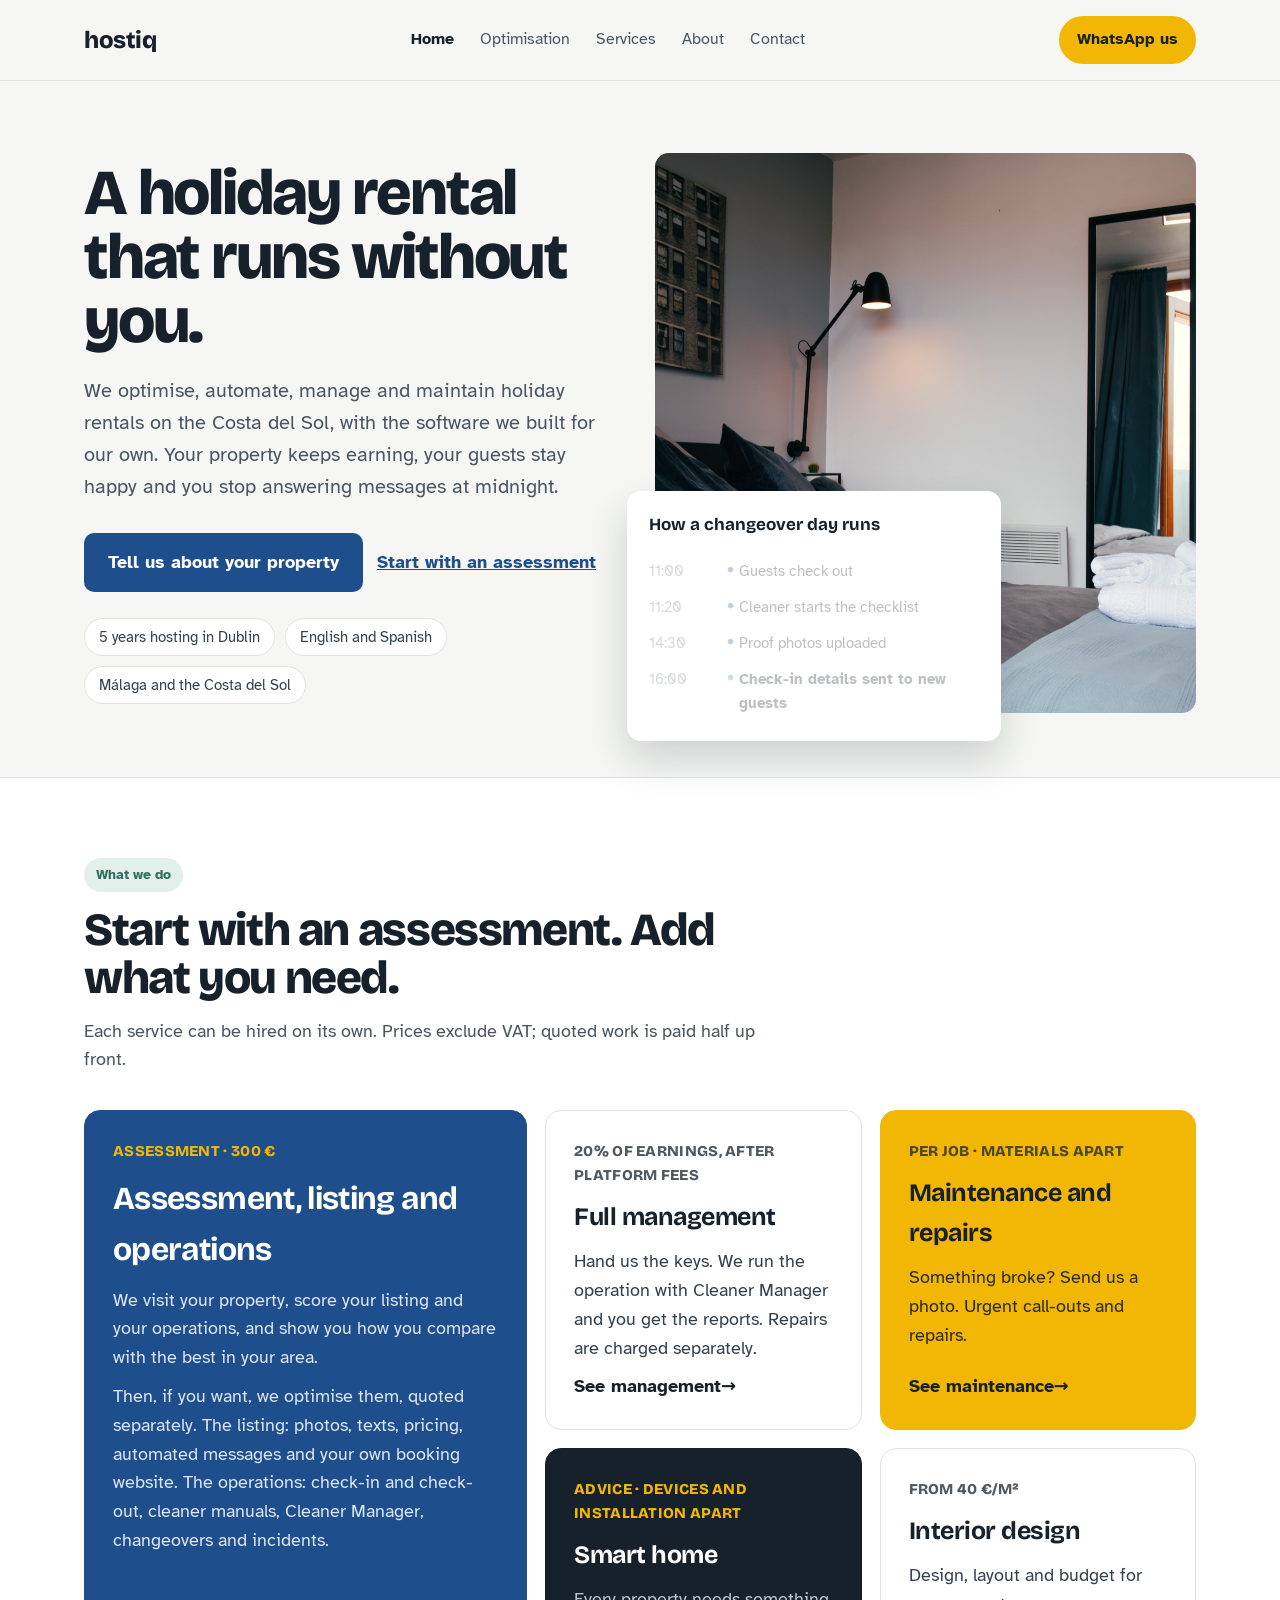
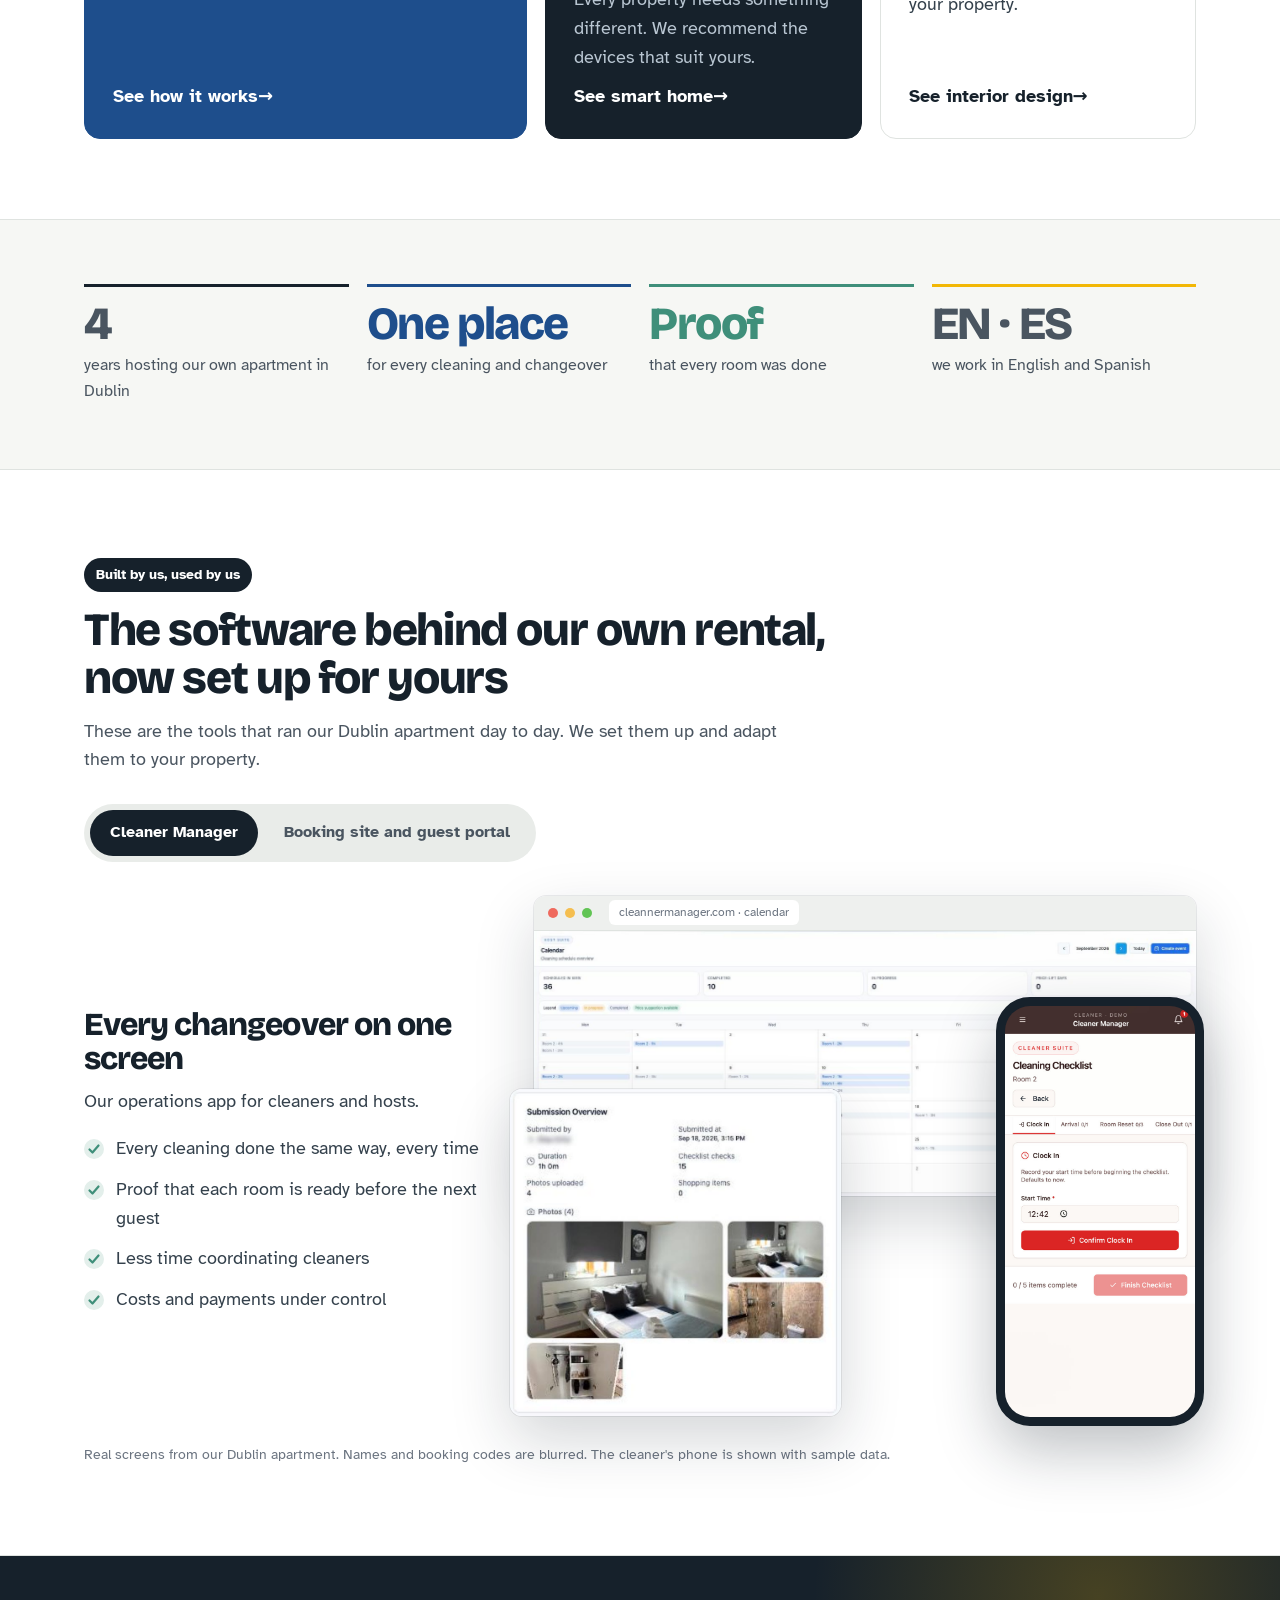
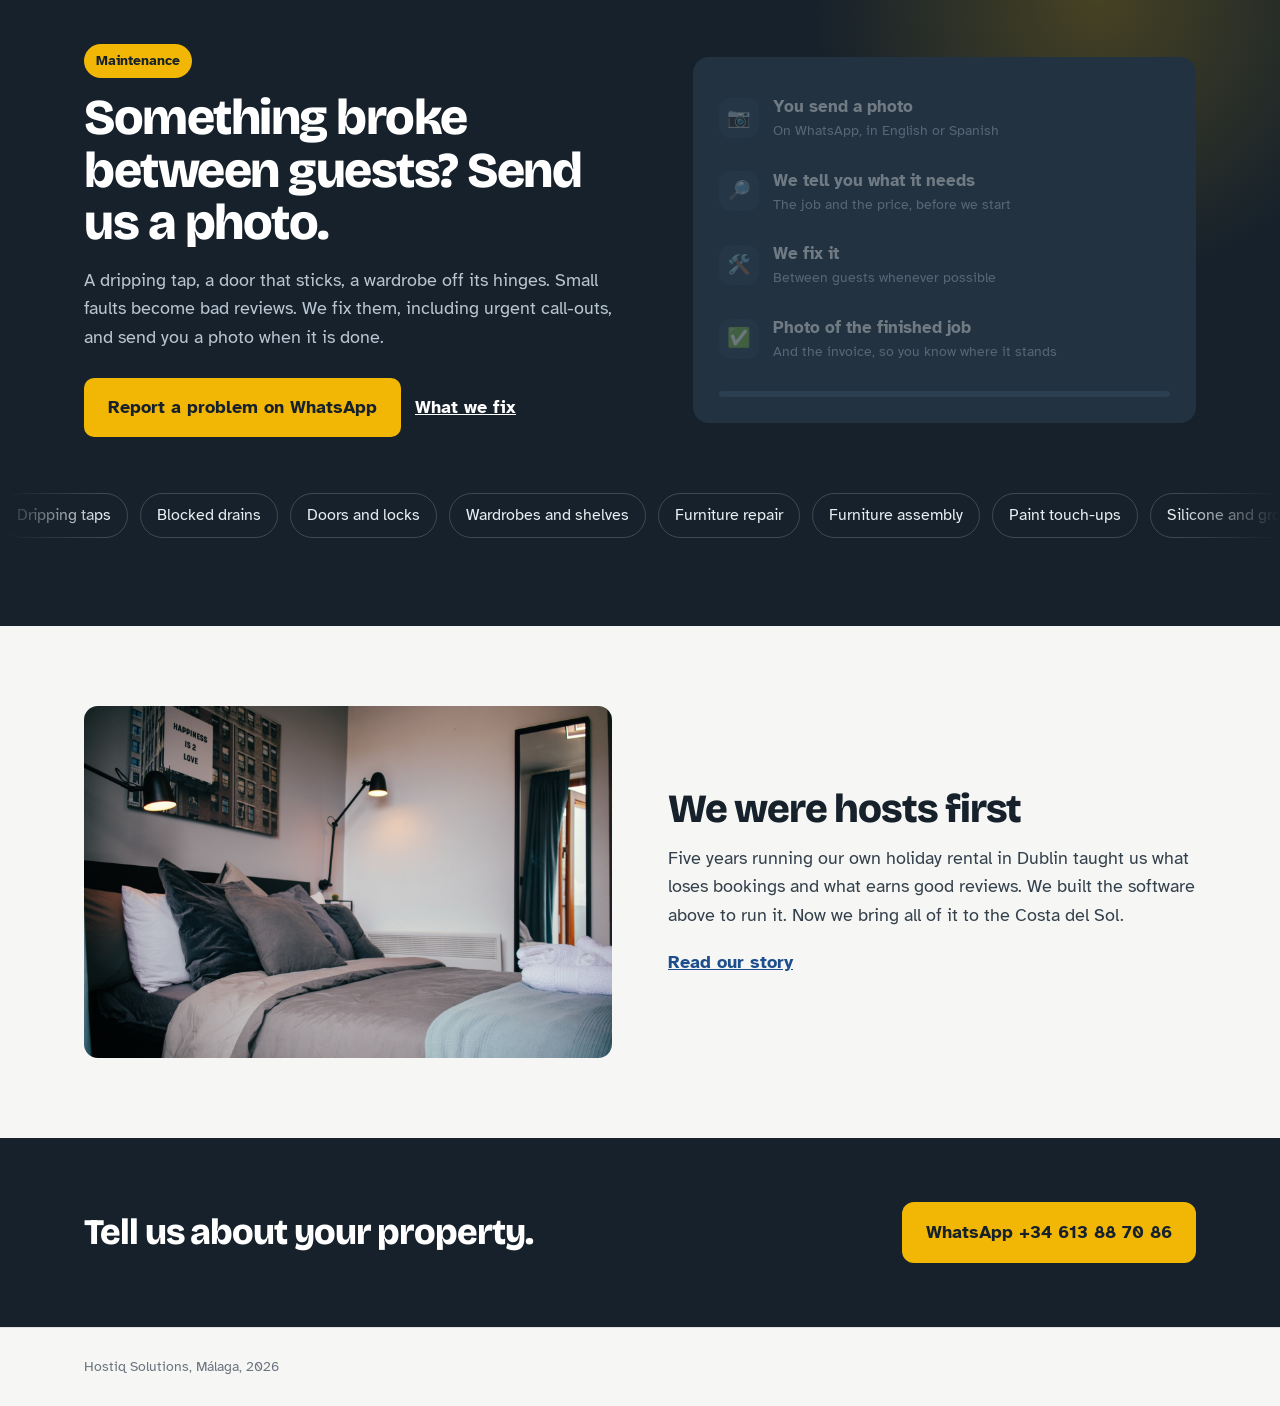
<file: index.html>
<!doctype html>
<html lang="en">
<head>
<meta charset="utf-8">
<meta name="viewport" content="width=device-width, initial-scale=1, viewport-fit=cover">
<title>Hostiq Solutions | Holiday rental optimisation and management, Costa del Sol</title>
<meta name="description" content="Holiday rental assessment, listing and operations optimisation, full management, maintenance, smart home and interior design on the Costa del Sol. Málaga based.">
<meta property="og:title" content="Hostiq Solutions | Holiday rental optimisation and management, Costa del Sol">
<meta property="og:description" content="Holiday rental assessment, listing and operations optimisation, full management, maintenance, smart home and interior design on the Costa del Sol. Málaga based.">
<meta property="og:url" content="https://hostiqsolutions.com/">
<meta property="og:image" content="https://hostiqsolutions.com/img/IMG_9966.jpg">
<meta property="og:type" content="website">
<link rel="canonical" href="https://hostiqsolutions.com/">
<link rel="icon" href="data:image/svg+xml,%3Csvg xmlns='http://www.w3.org/2000/svg' viewBox='0 0 32 32'%3E%3Crect width='32' height='32' rx='7' fill='%231e4e8c'/%3E%3Ctext x='16' y='22' font-family='sans-serif' font-size='18' font-weight='700' fill='white' text-anchor='middle'%3Eh%3C/text%3E%3C/svg%3E">
<link rel="stylesheet" href="https://fonts.googleapis.com/css2?family=Bricolage+Grotesque:opsz,wght@12..96,500;12..96,700;12..96,800&amp;family=Atkinson+Hyperlegible:wght@400;700&amp;display=swap">
<style>
body{margin:0}
a{color:#1e4e8c}a:hover{color:#163a68}
a:focus-visible{outline:3px solid #1e4e8c;outline-offset:3px}
.wrap{max-width:1160px;margin:0 auto;padding-inline:24px;box-sizing:border-box}
.hero{display:grid;grid-template-columns:minmax(0,1fr) minmax(0,1.05fr);gap:56px;align-items:center}
.day{display:grid;grid-template-columns:72px 18px minmax(0,1fr);row-gap:0}
.svc{display:grid;grid-template-columns:repeat(6,minmax(0,1fr));gap:18px}
.svc .big{grid-column:span 4}
.svc .side{grid-column:span 2}
.svc .half{grid-column:span 3}
.svc .full{grid-column:span 6}
.path{display:grid;grid-template-columns:repeat(3,minmax(0,1fr));gap:0}
.about{display:grid;grid-template-columns:minmax(0,1fr) minmax(0,1fr);gap:56px;align-items:start}
.gallery{display:grid;grid-template-columns:repeat(4,minmax(0,1fr));gap:8px}
.gallery img{width:100%;aspect-ratio:1/1;object-fit:cover;display:block;border-radius:3px}
.gallery img.tall{grid-row:span 2;aspect-ratio:auto;height:100%}
.contact{display:grid;grid-template-columns:minmax(0,1.3fr) minmax(0,1fr);gap:40px;align-items:center}
.h1{font-size:64px}
.daycard{position:absolute;left:-28px;bottom:-28px;width:330px}

@keyframes rise{from{opacity:0;transform:translateY(18px)}to{opacity:1;transform:none}}
.in1,.in2,.in3,.in4{animation:rise .8s cubic-bezier(.2,.7,.2,1) both}
.in2{animation-delay:.12s}.in3{animation-delay:.24s}.in4{animation-delay:.5s}
@keyframes step{0%,6%{opacity:.28}10%,88%{opacity:1}96%,100%{opacity:.28}}
@keyframes dot{0%,6%{transform:scale(.6);box-shadow:0 0 0 0 rgba(30,78,140,0)}10%{transform:scale(1.5);box-shadow:0 0 0 6px rgba(30,78,140,.18)}16%,88%{transform:scale(1);box-shadow:0 0 0 0 rgba(30,78,140,0)}96%,100%{transform:scale(.6)}}
.st{animation:step 10s ease-in-out infinite both}
.st .d{animation:dot 10s ease-in-out infinite both}
.st1{animation-delay:.6s}.st1 .d{animation-delay:.6s}
.st2{animation-delay:2.1s}.st2 .d{animation-delay:2.1s}
.st3{animation-delay:3.6s}.st3 .d{animation-delay:3.6s}
.st4{animation-delay:5.1s}.st4 .d{animation-delay:5.1s}
@keyframes code{0%,22%{transform:translateY(0)}25%,47%{transform:translateY(-1.25em)}50%,72%{transform:translateY(-2.5em)}75%,97%{transform:translateY(-3.75em)}100%{transform:translateY(-5em)}}
.codewin{display:inline-block;height:1.25em;overflow:hidden;vertical-align:bottom}
.codewin span{display:block;line-height:1.25em;animation:code 12s steps(1,end) infinite}
@keyframes pulse{0%,100%{opacity:1}50%{opacity:.35}}
.live{display:inline-block;width:8px;height:8px;border-radius:50%;background:#5fd19b;margin-right:8px;animation:pulse 2s ease-in-out infinite}
.lift{transition:transform .2s ease,box-shadow .2s ease}
.lift:hover{transform:translateY(-4px);box-shadow:0 14px 30px rgba(22,33,43,.14)}
.btn{transition:transform .15s ease,filter .15s ease}.btn:hover{transform:translateY(-2px);filter:brightness(1.06)}
@media (prefers-reduced-motion:reduce){.in1,.in2,.in3,.in4,.st,.st .d,.codewin span,.live{animation:none!important;opacity:1!important}.lift,.btn{transition:none}.lift:hover,.btn:hover{transform:none}}
.hometiles{display:grid;grid-template-columns:2fr 1fr 1fr;gap:18px}
.coregrid{display:grid;grid-template-columns:repeat(3,minmax(0,1fr));gap:18px}
.contrast{display:grid;grid-template-columns:1fr 1fr;gap:18px}
.steps{display:grid;grid-template-columns:repeat(3,minmax(0,1fr));gap:28px}
.smartgrid{display:grid;grid-template-columns:repeat(3,minmax(0,1fr));gap:16px}
@media (max-width:900px){.hero,.about,.contact{grid-template-columns:1fr}.svc .big,.svc .side,.svc .half,.svc .full{grid-column:span 6}.path{grid-template-columns:1fr}.navlinks{order:3;width:100%;overflow-x:auto;scrollbar-width:none;gap:12px!important;font-size:15px!important;padding-top:4px}.gallery{grid-template-columns:repeat(2,minmax(0,1fr))}.h1{font-size:44px}.daycard{position:relative;left:auto;bottom:auto;width:auto;margin-top:-40px;margin-inline:12px}.heroimg{height:380px!important}.smartgrid,.coregrid,.contrast,.steps,.hometiles{grid-template-columns:1fr}}
</style>
<link rel="stylesheet" href="motion.css">
<script src="motion.js" defer></script>
</head>
<body>
<div style="background: #f6f7f4; color: #16212b; font-family: 'Atkinson Hyperlegible', system-ui, sans-serif; font-size: 18px; line-height: 1.6">
<header style="background: #f6f7f4; border-bottom: 1px solid #dfe3e0">
<div class="wrap" style="display: flex; align-items: center; justify-content: space-between; gap: 16px; padding-block: 16px; flex-wrap: wrap">
<a href="index.html" style="font-family: 'Bricolage Grotesque', system-ui, sans-serif; font-weight: 800; font-size: 24px; letter-spacing: -0.02em; color: #16212b; text-decoration: none">hostiq</a>
<nav class="navlinks" style="display: flex; gap: 26px; font-size: 16px">
<a href="index.html" style="color: #16212b; text-decoration: none; font-weight: 700;">Home</a>
<a href="optimisation.html" style="color: #4a5560; text-decoration: none;">Optimisation</a>
<a href="services.html" style="color: #4a5560; text-decoration: none;">Services</a>
<a href="about.html" style="color: #4a5560; text-decoration: none;">About</a>
<a href="contact.html" style="color: #4a5560; text-decoration: none;">Contact</a>
</nav>
<a href="https://wa.me/34613887086" class="btn" style="background: #f2b705; color: #16212b; font-weight: 700; text-decoration: none; padding: 11px 18px; border-radius: 999px; font-size: 16px">WhatsApp us</a>
</div>
</header>

<section id="top" style="padding-block: 72px 64px">
<div class="wrap hero">
<div>
<h1 class="h1 in1" style="font-family: 'Bricolage Grotesque', system-ui, sans-serif; font-weight: 800; line-height: 1.0; letter-spacing: -0.035em; margin: 0 0 22px">A holiday rental that runs without you.</h1>
<p class="in2" style="font-size: 20px; color: #4a5560; margin: 0 0 30px; max-width: 34em">We optimise, automate, manage and maintain holiday rentals on the Costa del Sol, with the software we built for our own. Your property keeps earning, your guests stay happy and you stop answering messages at midnight.</p>
<div class="in3" style="display: flex; gap: 14px; flex-wrap: wrap; align-items: center">
<a href="contact.html" class="btn" style="background: #1e4e8c; color: #ffffff; font-weight: 700; text-decoration: none; padding: 15px 24px; border-radius: 10px">Tell us about your property</a>
<a href="optimisation.html" style="color: #1e4e8c; font-weight: 700">Start with an assessment</a>
</div>
<div class="chips in4"><span>5 years hosting in Dublin</span><span>English and Spanish</span><span>Málaga and the Costa del Sol</span></div>
</div>

<div style="position: relative; z-index: 1">
<img src="img/IMG_9966.jpg" alt="Guest bedroom ready for the next arrival: made bed, folded towels, lamp on" class="heroimg" style="width: 100%; height: 560px; object-fit: cover; display: block; border-radius: 14px">
<div class="daycard in4" style="background: #ffffff; border-radius: 14px; padding: 20px 22px; box-shadow: 0 18px 40px rgba(22,33,43,0.18)">
<p style="margin: 0 0 14px; font-family: 'Bricolage Grotesque', system-ui, sans-serif; font-weight: 700; font-size: 17px">How a changeover day runs</p>
<div class="day" style="font-size: 15px">
<div class="st st1" style="color: #6b7480; padding-block: 6px">11:00</div><div class="st st1" style="display: flex; justify-content: center; padding-top: 12px"><div class="d" style="width: 9px; height: 9px; border-radius: 50%; background: #1e4e8c"></div></div><div class="st st1" style="padding-block: 6px">Guests check out</div>
<div class="st st2" style="color: #6b7480; padding-block: 6px">11:20</div><div class="st st2" style="display: flex; justify-content: center; padding-top: 12px"><div class="d" style="width: 9px; height: 9px; border-radius: 50%; background: #1e4e8c"></div></div><div class="st st2" style="padding-block: 6px">Cleaner starts the checklist</div>
<div class="st st3" style="color: #6b7480; padding-block: 6px">14:30</div><div class="st st3" style="display: flex; justify-content: center; padding-top: 12px"><div class="d" style="width: 9px; height: 9px; border-radius: 50%; background: #1e4e8c"></div></div><div class="st st3" style="padding-block: 6px">Proof photos uploaded</div>
<div class="st st4" style="color: #6b7480; padding-block: 6px">16:00</div><div class="st st4" style="display: flex; justify-content: center; padding-top: 12px"><div class="d" style="width: 9px; height: 9px; border-radius: 50%; background: #3f8f7a"></div></div><div class="st st4" style="padding-block: 6px; font-weight: 700">Check-in details sent to new guests</div>
</div>
</div>
</div>
</div>
</section>

<section id="services" style="padding-block: 80px; background: #ffffff; border-block: 1px solid #dfe3e0">
<div class="wrap">
<p class="eyebrow reveal" style="background: #e3efeb; color: #2f6f5e">What we do</p>
<h2 class="hd reveal" style="font-size: 46px; margin: 0 0 14px; max-width: 16em">Start with an assessment. Add what you need.</h2>
<p class="reveal" style="color: #4a5560; margin: 0 0 36px; max-width: 38em">Each service can be hired on its own. Prices exclude VAT; quoted work is paid half up front.</p>
<div class="tiles4">
<a href="optimisation.html" class="tile core lift reveal" style="background: #1e4e8c; color: #ffffff; border-color: #1e4e8c">
<span class="price" style="color: #f2b705; opacity: 1">Assessment · 300 €</span>
<h3 style="font-size: 32px; color: #ffffff">Assessment, listing and operations</h3>
<p style="color: #dbe6f4">We visit your property, score your listing and your operations, and show you how you compare with the best in your area.</p>
<p style="color: #dbe6f4">Then, if you want, we optimise them, quoted separately. The listing: photos, texts, pricing, automated messages and your own booking website. The operations: check-in and check-out, cleaner manuals, Cleaner Manager, changeovers and incidents.</p>
<span class="go" style="color: #ffffff">See how it works</span>
</a>
<a href="services.html#management" class="tile lift reveal d1" style="background: #ffffff; color: #16212b">
<span class="price">20% of earnings, after platform fees</span>
<h3>Full management</h3>
<p style="color: #34414c">Hand us the keys. We run the operation with Cleaner Manager and you get the reports. Repairs are charged separately.</p>
<span class="go">See management</span>
</a>
<a href="services.html#maintenance" class="tile lift reveal d2" style="background: #f2b705; color: #16212b; border-color: #f2b705">
<span class="price">Per job · materials apart</span>
<h3>Maintenance and repairs</h3>
<p style="color: #2b2a1f">Something broke? Send us a photo. Urgent call-outs and repairs.</p>
<span class="go">See maintenance</span>
</a>
<a href="services.html#smart" class="tile lift reveal d3" style="background: #16212b; color: #ffffff; border-color: #16212b">
<span class="price" style="color: #f2b705; opacity: 1">Advice · devices and installation apart</span>
<h3>Smart home</h3>
<p style="color: #b9c6d2">Every property needs something different. We recommend the devices that suit yours.</p>
<span class="go" style="color: #ffffff">See smart home</span>
</a>
<a href="optimisation.html#interior" class="tile lift reveal d3" style="background: #ffffff; color: #16212b">
<span class="price">From 40 €/m²</span>
<h3>Interior design</h3>
<p style="color: #34414c">Design, layout and budget for your property.</p>
<span class="go">See interior design</span>
</a>
</div>
</div>
</section>

<section style="padding-block: 64px">
<div class="wrap stats">
<div class="stat reveal"><p class="n" data-count="5">5</p><p>years hosting our own apartment in Dublin</p></div>
<div class="stat reveal d1" style="border-color: #1e4e8c"><p class="n" style="color: #1e4e8c">One place</p><p>for every cleaning and changeover</p></div>
<div class="stat reveal d2" style="border-color: #3f8f7a"><p class="n" style="color: #3f8f7a">Proof</p><p>that every room was done</p></div>
<div class="stat reveal d3" style="border-color: #f2b705"><p class="n">EN · ES</p><p>we work in English and Spanish</p></div>
</div>
</section>

<section id="software" style="padding-block: 88px; background: #ffffff; border-block: 1px solid #dfe3e0; overflow: hidden">
<div class="wrap">
<p class="eyebrow reveal" style="background: #16212b; color: #ffffff">Built by us, used by us</p>
<h2 class="hd reveal" style="font-size: 46px; margin: 0 0 14px; max-width: 17em">The software behind our own rental, now set up for yours</h2>
<p class="reveal" style="color: #4a5560; margin: 0 0 30px; max-width: 40em">These are the tools that ran our Dublin apartment day to day. We set them up and adapt them to your property.</p>
<div class="tabs reveal" role="tablist" aria-label="Our software">
<button role="tab" id="t-cm" aria-controls="p-cm" aria-selected="true">Cleaner Manager</button>
<button role="tab" id="t-hba" aria-controls="p-hba" aria-selected="false" tabindex="-1">Booking site and guest portal</button>
</div>

<div class="panel" id="p-cm" role="tabpanel" aria-labelledby="t-cm">
<div>
<h3 class="hd" style="font-size: 32px; margin: 0">Every changeover on one screen</h3>
<p style="color: #34414c; margin: 12px 0 0">Our operations app for cleaners and hosts.</p>
<ul class="ticks">
<li>Every cleaning done the same way, every time</li>
<li>Proof that each room is ready before the next guest</li>
<li>Less time coordinating cleaners</li>
<li>Costs and payments under control</li>
</ul>
</div>
<div class="stage">
<div class="browser main reveal"><div class="bar"><i></i><i></i><i></i><b>cleannermanager.com · calendar</b></div><img src="img/app-cm-calendar.jpg" alt="Cleaner Manager calendar with scheduled cleanings across two rooms" loading="lazy" width="1397" height="560"></div>
<div class="browser card reveal d2 float slow"><img src="img/app-cm-proof.jpg" alt="Submitted cleaning with checklist checks, duration and four proof photos of the room" loading="lazy" width="788" height="780"></div>
<div class="phone over reveal d3 float"><img src="img/app-cm-phone.jpg" alt="Cleaner app on a phone showing the cleaning checklist with clock-in" loading="lazy" width="600" height="1299"></div>
</div>
</div>

<div class="panel" id="p-hba" role="tabpanel" aria-labelledby="t-hba" hidden>
<div>
<h3 class="hd" style="font-size: 32px; margin: 0">Direct bookings and a private guest portal</h3>
<p style="color: #34414c; margin: 12px 0 0">Hosted by Angel, the booking website and guest portal of our Dublin apartment. Both come with listing optimisation.</p>
<ul class="ticks">
<li>A booking website with live availability, synced with Airbnb</li>
<li>A private portal for confirmed guests: arrival, wifi, house manual, local tips</li>
<li>English, Spanish, Italian and French</li>
</ul>
<p style="margin: 18px 0 0"><a href="https://hosted-by-angel-booking.vercel.app/" style="font-weight: 700" rel="noopener">Visit the live booking site</a></p>
</div>
<div class="stage">
<div class="browser main reveal"><div class="bar"><i></i><i></i><i></i><b>hosted-by-angel · booking site</b></div><img src="img/app-hba-home.jpg" alt="Hosted by Angel booking website with an availability search over a photo of the room" loading="lazy" width="1400" height="875"></div>
</div>
</div>
<p class="note">Real screens from our Dublin apartment. Names and booking codes are blurred. The cleaner's phone is shown with sample data.</p>
</div>
</section>

<section class="fix" style="padding-block: 88px">
<div class="wrap fixgrid">
<div>
<p class="eyebrow reveal" style="background: #f2b705; color: #16212b">Maintenance</p>
<h2 class="hd reveal" style="font-size: 50px; margin: 0 0 16px; color: #ffffff">Something broke between guests? Send us a photo.</h2>
<p class="reveal" style="color: #b9c6d2; margin: 0 0 26px; max-width: 32em">A dripping tap, a door that sticks, a wardrobe off its hinges. Small faults become bad reviews. We fix them, including urgent call-outs, and send you a photo when it is done.</p>
<div class="reveal" style="display: flex; gap: 14px; flex-wrap: wrap; align-items: center">
<a href="https://wa.me/34613887086?text=Hi%2C%20something%20needs%20fixing%20at%20my%20property" class="btn" style="background: #f2b705; color: #16212b; font-weight: 700; text-decoration: none; padding: 15px 24px; border-radius: 10px">Report a problem on WhatsApp</a>
<a href="services.html#maintenance" style="color: #ffffff; font-weight: 700">What we fix</a>
</div>
</div>
<div class="reveal d2">
<div class="track" aria-label="How a call-out works">
<div class="row"><div class="ic" aria-hidden="true">📷</div><div><b>You send a photo</b><span>On WhatsApp, in English or Spanish</span></div></div>
<div class="row"><div class="ic" aria-hidden="true">🔎</div><div><b>We tell you what it needs</b><span>The job and the price, before we start</span></div></div>
<div class="row"><div class="ic" aria-hidden="true">🛠️</div><div><b>We fix it</b><span>Between guests whenever possible</span></div></div>
<div class="row"><div class="ic" aria-hidden="true">✅</div><div><b>Photo of the finished job</b><span>And the invoice, so you know where it stands</span></div></div>
<div class="bar"><i></i></div>
</div>
</div>
</div>
<div class="marquee" style="margin-top: 56px; position: relative" aria-hidden="true">
<div class="run">
<span>Dripping taps</span><span>Blocked drains</span><span>Doors and locks</span><span>Wardrobes and shelves</span><span>Furniture repair</span><span>Furniture assembly</span><span>Paint touch-ups</span><span>Silicone and grout</span><span>Blinds and curtain rails</span><span>Bulbs and lamps</span><span>Electrics, gas and AC by licensed pros</span>
<span>Dripping taps</span><span>Blocked drains</span><span>Doors and locks</span><span>Wardrobes and shelves</span><span>Furniture repair</span><span>Furniture assembly</span><span>Paint touch-ups</span><span>Silicone and grout</span><span>Blinds and curtain rails</span><span>Bulbs and lamps</span><span>Electrics, gas and AC by licensed pros</span>
</div>
</div>
</section>

<section style="padding-block: 80px">
<div class="wrap about" style="align-items: center">
<img src="img/IMG_0034.jpg" alt="Double bedroom in our Dublin apartment" class="reveal" style="width: 100%; border-radius: 14px; display: block" loading="lazy">
<div class="reveal d1">
<h2 class="hd" style="font-size: 40px; margin: 0 0 14px">We were hosts first</h2>
<p style="margin: 0 0 18px; color: #34414c">Five years running our own holiday rental in Dublin taught us what loses bookings and what earns good reviews. We built the software above to run it. Now we bring all of it to the Costa del Sol.</p>
<a href="about.html" style="font-weight: 700">Read our story</a>
</div>
</div>
</section>

<section style="padding-block: 64px; background: #16212b; color: #ffffff">
<div class="wrap" style="display: flex; justify-content: space-between; align-items: center; gap: 24px; flex-wrap: wrap">
<h2 style="font-family: 'Bricolage Grotesque', system-ui, sans-serif; font-weight: 800; font-size: 36px; letter-spacing: -0.03em; line-height: 1.1; margin: 0; color: #ffffff; max-width: 18em">Tell us about your property.</h2>
<a href="https://wa.me/34613887086" class="btn" style="background: #f2b705; color: #16212b; font-weight: 700; text-decoration: none; padding: 16px 24px; border-radius: 12px; font-size: 18px">WhatsApp +34 613 88 70 86</a>
</div>
</section>
<footer style="padding-block: 28px; border-top: 1px solid #dfe3e0; color: #6b7480; font-size: 14px"><div class="wrap">Hostiq Solutions, Málaga, 2026</div></footer>
</div>
</body>
</html>
</file>
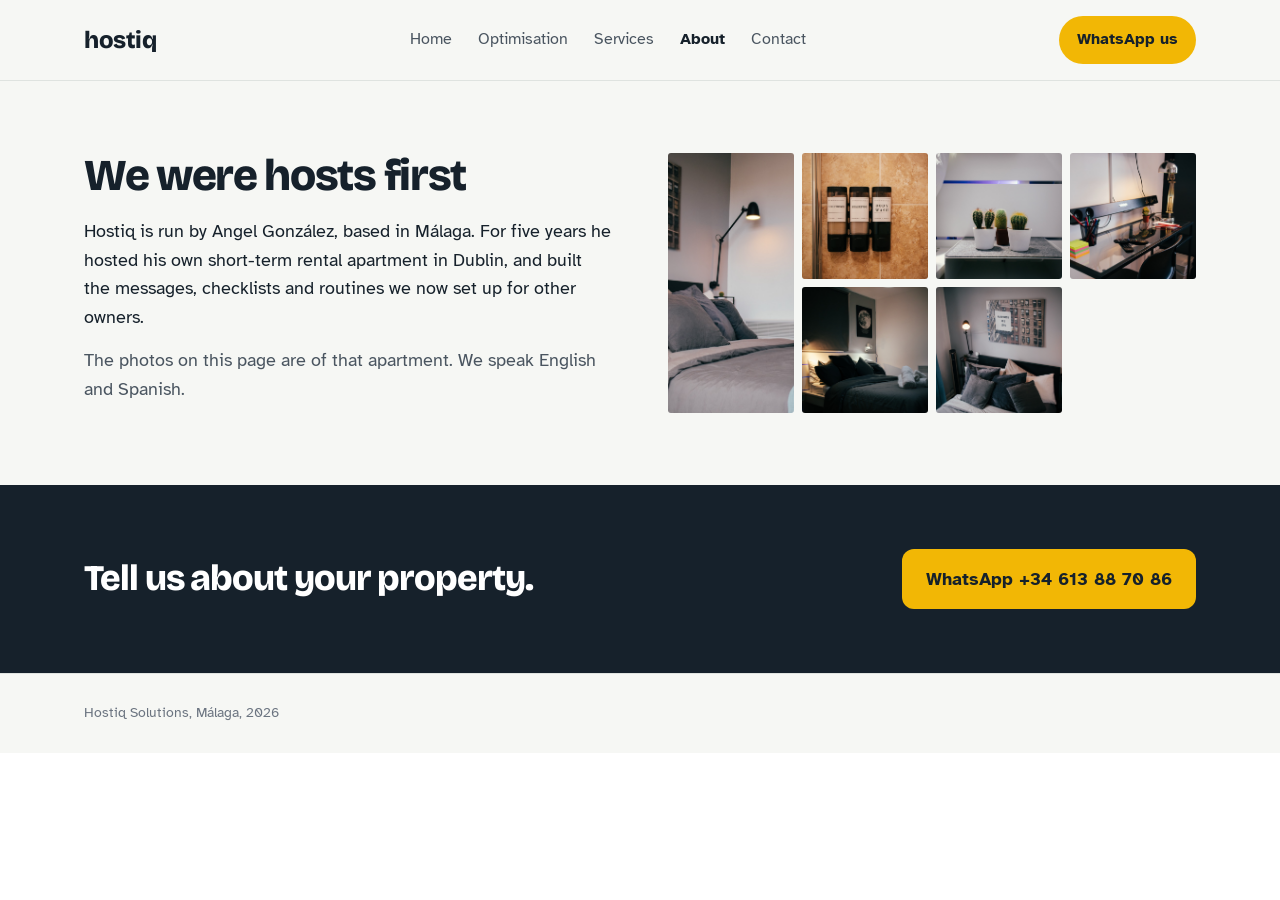
<file: about.html>
<!doctype html>
<html lang="en">
<head>
<meta charset="utf-8">
<meta name="viewport" content="width=device-width, initial-scale=1, viewport-fit=cover">
<title>About | Hostiq Solutions</title>
<meta name="description" content="Hostiq Solutions is run by Angel González in Málaga, after five years hosting his own holiday rental in Dublin.">
<meta property="og:title" content="About | Hostiq Solutions">
<meta property="og:description" content="Hostiq Solutions is run by Angel González in Málaga, after five years hosting his own holiday rental in Dublin.">
<meta property="og:url" content="https://hostiqsolutions.com/about.html">
<meta property="og:image" content="https://hostiqsolutions.com/img/IMG_9966.jpg">
<meta property="og:type" content="website">
<link rel="canonical" href="https://hostiqsolutions.com/about.html">
<link rel="icon" href="data:image/svg+xml,%3Csvg xmlns='http://www.w3.org/2000/svg' viewBox='0 0 32 32'%3E%3Crect width='32' height='32' rx='7' fill='%231e4e8c'/%3E%3Ctext x='16' y='22' font-family='sans-serif' font-size='18' font-weight='700' fill='white' text-anchor='middle'%3Eh%3C/text%3E%3C/svg%3E">
<link rel="stylesheet" href="https://fonts.googleapis.com/css2?family=Bricolage+Grotesque:opsz,wght@12..96,500;12..96,700;12..96,800&amp;family=Atkinson+Hyperlegible:wght@400;700&amp;display=swap">
<style>
body{margin:0}
a{color:#1e4e8c}a:hover{color:#163a68}
a:focus-visible{outline:3px solid #1e4e8c;outline-offset:3px}
.wrap{max-width:1160px;margin:0 auto;padding-inline:24px;box-sizing:border-box}
.hero{display:grid;grid-template-columns:minmax(0,1fr) minmax(0,1.05fr);gap:56px;align-items:center}
.day{display:grid;grid-template-columns:72px 18px minmax(0,1fr);row-gap:0}
.svc{display:grid;grid-template-columns:repeat(6,minmax(0,1fr));gap:18px}
.svc .big{grid-column:span 4}
.svc .side{grid-column:span 2}
.svc .half{grid-column:span 3}
.svc .full{grid-column:span 6}
.path{display:grid;grid-template-columns:repeat(3,minmax(0,1fr));gap:0}
.about{display:grid;grid-template-columns:minmax(0,1fr) minmax(0,1fr);gap:56px;align-items:start}
.gallery{display:grid;grid-template-columns:repeat(4,minmax(0,1fr));gap:8px}
.gallery img{width:100%;aspect-ratio:1/1;object-fit:cover;display:block;border-radius:3px}
.gallery img.tall{grid-row:span 2;aspect-ratio:auto;height:100%}
.contact{display:grid;grid-template-columns:minmax(0,1.3fr) minmax(0,1fr);gap:40px;align-items:center}
.h1{font-size:64px}
.daycard{position:absolute;left:-28px;bottom:-28px;width:330px}

@keyframes rise{from{opacity:0;transform:translateY(18px)}to{opacity:1;transform:none}}
.in1,.in2,.in3,.in4{animation:rise .8s cubic-bezier(.2,.7,.2,1) both}
.in2{animation-delay:.12s}.in3{animation-delay:.24s}.in4{animation-delay:.5s}
@keyframes step{0%,6%{opacity:.28}10%,88%{opacity:1}96%,100%{opacity:.28}}
@keyframes dot{0%,6%{transform:scale(.6);box-shadow:0 0 0 0 rgba(30,78,140,0)}10%{transform:scale(1.5);box-shadow:0 0 0 6px rgba(30,78,140,.18)}16%,88%{transform:scale(1);box-shadow:0 0 0 0 rgba(30,78,140,0)}96%,100%{transform:scale(.6)}}
.st{animation:step 10s ease-in-out infinite both}
.st .d{animation:dot 10s ease-in-out infinite both}
.st1{animation-delay:.6s}.st1 .d{animation-delay:.6s}
.st2{animation-delay:2.1s}.st2 .d{animation-delay:2.1s}
.st3{animation-delay:3.6s}.st3 .d{animation-delay:3.6s}
.st4{animation-delay:5.1s}.st4 .d{animation-delay:5.1s}
@keyframes code{0%,22%{transform:translateY(0)}25%,47%{transform:translateY(-1.25em)}50%,72%{transform:translateY(-2.5em)}75%,97%{transform:translateY(-3.75em)}100%{transform:translateY(-5em)}}
.codewin{display:inline-block;height:1.25em;overflow:hidden;vertical-align:bottom}
.codewin span{display:block;line-height:1.25em;animation:code 12s steps(1,end) infinite}
@keyframes pulse{0%,100%{opacity:1}50%{opacity:.35}}
.live{display:inline-block;width:8px;height:8px;border-radius:50%;background:#5fd19b;margin-right:8px;animation:pulse 2s ease-in-out infinite}
.lift{transition:transform .2s ease,box-shadow .2s ease}
.lift:hover{transform:translateY(-4px);box-shadow:0 14px 30px rgba(22,33,43,.14)}
.btn{transition:transform .15s ease,filter .15s ease}.btn:hover{transform:translateY(-2px);filter:brightness(1.06)}
@media (prefers-reduced-motion:reduce){.in1,.in2,.in3,.in4,.st,.st .d,.codewin span,.live{animation:none!important;opacity:1!important}.lift,.btn{transition:none}.lift:hover,.btn:hover{transform:none}}
.hometiles{display:grid;grid-template-columns:2fr 1fr 1fr;gap:18px}
.coregrid{display:grid;grid-template-columns:repeat(3,minmax(0,1fr));gap:18px}
.contrast{display:grid;grid-template-columns:1fr 1fr;gap:18px}
.steps{display:grid;grid-template-columns:repeat(3,minmax(0,1fr));gap:28px}
.smartgrid{display:grid;grid-template-columns:repeat(3,minmax(0,1fr));gap:16px}
@media (max-width:900px){.hero,.about,.contact{grid-template-columns:1fr}.svc .big,.svc .side,.svc .half,.svc .full{grid-column:span 6}.path{grid-template-columns:1fr}.navlinks{order:3;width:100%;overflow-x:auto;scrollbar-width:none;gap:12px!important;font-size:15px!important;padding-top:4px}.gallery{grid-template-columns:repeat(2,minmax(0,1fr))}.h1{font-size:44px}.daycard{position:relative;left:auto;bottom:auto;width:auto;margin-top:-40px;margin-inline:12px}.heroimg{height:380px!important}.smartgrid,.coregrid,.contrast,.steps,.hometiles{grid-template-columns:1fr}}
</style>
<link rel="stylesheet" href="motion.css">
<script src="motion.js" defer></script>
</head>
<body>
<div style="background: #f6f7f4; color: #16212b; font-family: 'Atkinson Hyperlegible', system-ui, sans-serif; font-size: 18px; line-height: 1.6">
<header style="background: #f6f7f4; border-bottom: 1px solid #dfe3e0">
<div class="wrap" style="display: flex; align-items: center; justify-content: space-between; gap: 16px; padding-block: 16px; flex-wrap: wrap">
<a href="index.html" style="font-family: 'Bricolage Grotesque', system-ui, sans-serif; font-weight: 800; font-size: 24px; letter-spacing: -0.02em; color: #16212b; text-decoration: none">hostiq</a>
<nav class="navlinks" style="display: flex; gap: 26px; font-size: 16px">
<a href="index.html" style="color: #4a5560; text-decoration: none;">Home</a>
<a href="optimisation.html" style="color: #4a5560; text-decoration: none;">Optimisation</a>
<a href="services.html" style="color: #4a5560; text-decoration: none;">Services</a>
<a href="about.html" style="color: #16212b; text-decoration: none; font-weight: 700;">About</a>
<a href="contact.html" style="color: #4a5560; text-decoration: none;">Contact</a>
</nav>
<a href="https://wa.me/34613887086" class="btn" style="background: #f2b705; color: #16212b; font-weight: 700; text-decoration: none; padding: 11px 18px; border-radius: 999px; font-size: 16px">WhatsApp us</a>
</div>
</header>

<section id="about" style="padding-block: 72px">
<div class="wrap about">
<div>
<h2 style="font-family: 'Bricolage Grotesque', system-ui, sans-serif; font-weight: 800; font-size: 44px; letter-spacing: -0.03em; line-height: 1.05; margin: 0 0 18px">We were hosts first</h2>
<p style="margin: 0 0 14px">Hostiq is run by Angel González, based in Málaga. For five years he hosted his own short-term rental apartment in Dublin, and built the messages, checklists and routines we now set up for other owners.</p>
<p style="margin: 0; color: #4a5560">The photos on this page are of that apartment. We speak English and Spanish.</p>
</div>
<div class="gallery">
<img class="tall" src="img/IMG_0034.jpg" alt="Double bedroom with grey bedding and wall art">
<img src="img/IMG_0231.jpg" alt="Shampoo, conditioner and body wash dispensers on the shower wall">
<img src="img/IMG_0309.jpg" alt="Small cactus plants on a bedside shelf">
<img src="img/IMG_9973.jpg" alt="Desk with lamp, pens and notes for guests">
<img src="img/IMG_0346.jpg" alt="Bedroom with moon print and folded towels">
<img src="img/IMG_0099.jpg" alt="Bedroom with desk, lamp and wall art">
</div>
</div>
</section>

<section style="padding-block: 64px; background: #16212b; color: #ffffff">
<div class="wrap" style="display: flex; justify-content: space-between; align-items: center; gap: 24px; flex-wrap: wrap">
<h2 style="font-family: 'Bricolage Grotesque', system-ui, sans-serif; font-weight: 800; font-size: 36px; letter-spacing: -0.03em; line-height: 1.1; margin: 0; color: #ffffff; max-width: 18em">Tell us about your property.</h2>
<a href="https://wa.me/34613887086" class="btn" style="background: #f2b705; color: #16212b; font-weight: 700; text-decoration: none; padding: 16px 24px; border-radius: 12px; font-size: 18px">WhatsApp +34 613 88 70 86</a>
</div>
</section>
<footer style="padding-block: 28px; border-top: 1px solid #dfe3e0; color: #6b7480; font-size: 14px"><div class="wrap">Hostiq Solutions, Málaga, 2026</div></footer>
</div>
</body>
</html>
</file>
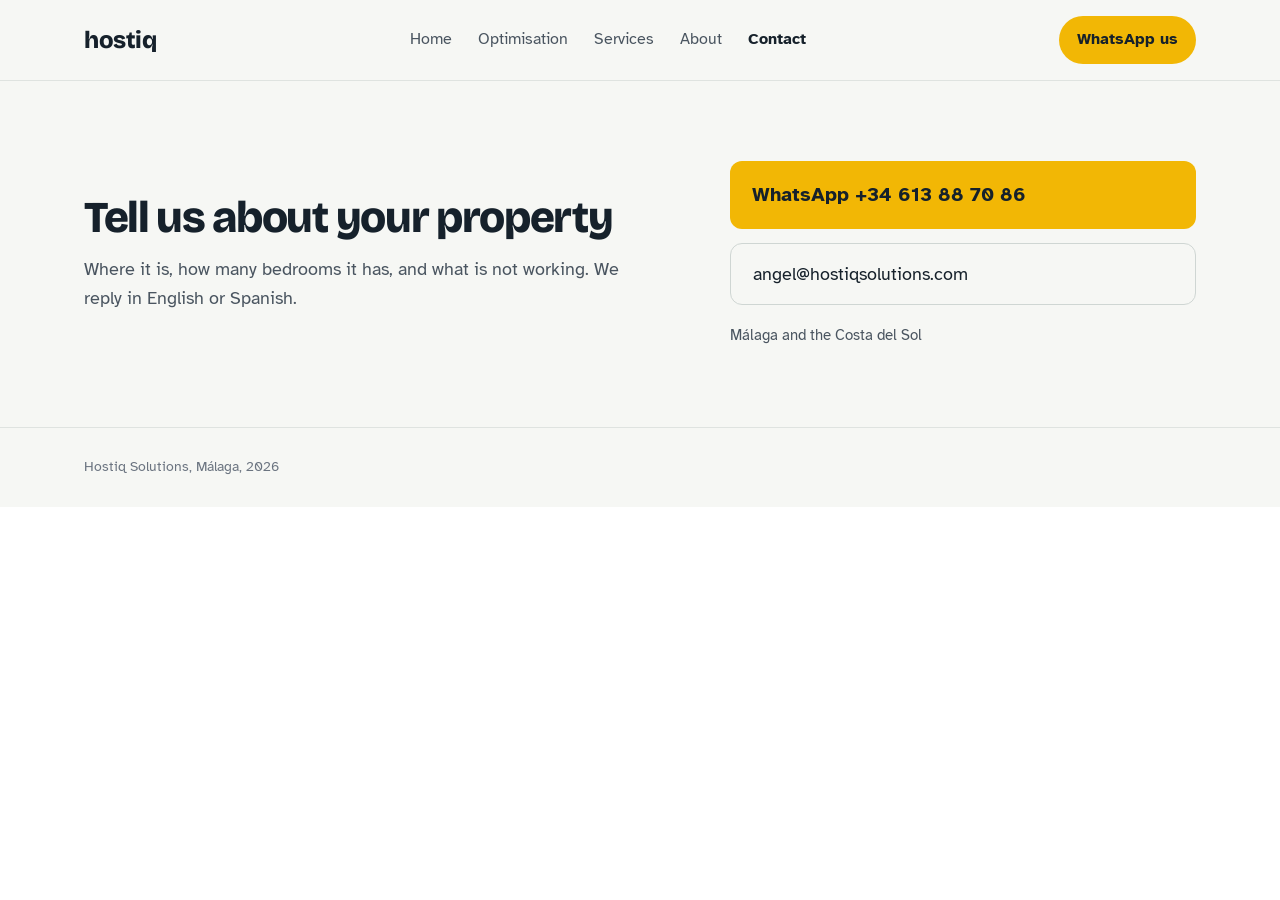
<file: contact.html>
<!doctype html>
<html lang="en">
<head>
<meta charset="utf-8">
<meta name="viewport" content="width=device-width, initial-scale=1, viewport-fit=cover">
<title>Contact | Hostiq Solutions</title>
<meta name="description" content="Tell us about your holiday rental on the Costa del Sol. WhatsApp +34 613 88 70 86 or angel@hostiqsolutions.com.">
<meta property="og:title" content="Contact | Hostiq Solutions">
<meta property="og:description" content="Tell us about your holiday rental on the Costa del Sol. WhatsApp +34 613 88 70 86 or angel@hostiqsolutions.com.">
<meta property="og:url" content="https://hostiqsolutions.com/contact.html">
<meta property="og:image" content="https://hostiqsolutions.com/img/IMG_9966.jpg">
<meta property="og:type" content="website">
<link rel="canonical" href="https://hostiqsolutions.com/contact.html">
<link rel="icon" href="data:image/svg+xml,%3Csvg xmlns='http://www.w3.org/2000/svg' viewBox='0 0 32 32'%3E%3Crect width='32' height='32' rx='7' fill='%231e4e8c'/%3E%3Ctext x='16' y='22' font-family='sans-serif' font-size='18' font-weight='700' fill='white' text-anchor='middle'%3Eh%3C/text%3E%3C/svg%3E">
<link rel="stylesheet" href="https://fonts.googleapis.com/css2?family=Bricolage+Grotesque:opsz,wght@12..96,500;12..96,700;12..96,800&amp;family=Atkinson+Hyperlegible:wght@400;700&amp;display=swap">
<style>
body{margin:0}
a{color:#1e4e8c}a:hover{color:#163a68}
a:focus-visible{outline:3px solid #1e4e8c;outline-offset:3px}
.wrap{max-width:1160px;margin:0 auto;padding-inline:24px;box-sizing:border-box}
.hero{display:grid;grid-template-columns:minmax(0,1fr) minmax(0,1.05fr);gap:56px;align-items:center}
.day{display:grid;grid-template-columns:72px 18px minmax(0,1fr);row-gap:0}
.svc{display:grid;grid-template-columns:repeat(6,minmax(0,1fr));gap:18px}
.svc .big{grid-column:span 4}
.svc .side{grid-column:span 2}
.svc .half{grid-column:span 3}
.svc .full{grid-column:span 6}
.path{display:grid;grid-template-columns:repeat(3,minmax(0,1fr));gap:0}
.about{display:grid;grid-template-columns:minmax(0,1fr) minmax(0,1fr);gap:56px;align-items:start}
.gallery{display:grid;grid-template-columns:repeat(4,minmax(0,1fr));gap:8px}
.gallery img{width:100%;aspect-ratio:1/1;object-fit:cover;display:block;border-radius:3px}
.gallery img.tall{grid-row:span 2;aspect-ratio:auto;height:100%}
.contact{display:grid;grid-template-columns:minmax(0,1.3fr) minmax(0,1fr);gap:40px;align-items:center}
.h1{font-size:64px}
.daycard{position:absolute;left:-28px;bottom:-28px;width:330px}

@keyframes rise{from{opacity:0;transform:translateY(18px)}to{opacity:1;transform:none}}
.in1,.in2,.in3,.in4{animation:rise .8s cubic-bezier(.2,.7,.2,1) both}
.in2{animation-delay:.12s}.in3{animation-delay:.24s}.in4{animation-delay:.5s}
@keyframes step{0%,6%{opacity:.28}10%,88%{opacity:1}96%,100%{opacity:.28}}
@keyframes dot{0%,6%{transform:scale(.6);box-shadow:0 0 0 0 rgba(30,78,140,0)}10%{transform:scale(1.5);box-shadow:0 0 0 6px rgba(30,78,140,.18)}16%,88%{transform:scale(1);box-shadow:0 0 0 0 rgba(30,78,140,0)}96%,100%{transform:scale(.6)}}
.st{animation:step 10s ease-in-out infinite both}
.st .d{animation:dot 10s ease-in-out infinite both}
.st1{animation-delay:.6s}.st1 .d{animation-delay:.6s}
.st2{animation-delay:2.1s}.st2 .d{animation-delay:2.1s}
.st3{animation-delay:3.6s}.st3 .d{animation-delay:3.6s}
.st4{animation-delay:5.1s}.st4 .d{animation-delay:5.1s}
@keyframes code{0%,22%{transform:translateY(0)}25%,47%{transform:translateY(-1.25em)}50%,72%{transform:translateY(-2.5em)}75%,97%{transform:translateY(-3.75em)}100%{transform:translateY(-5em)}}
.codewin{display:inline-block;height:1.25em;overflow:hidden;vertical-align:bottom}
.codewin span{display:block;line-height:1.25em;animation:code 12s steps(1,end) infinite}
@keyframes pulse{0%,100%{opacity:1}50%{opacity:.35}}
.live{display:inline-block;width:8px;height:8px;border-radius:50%;background:#5fd19b;margin-right:8px;animation:pulse 2s ease-in-out infinite}
.lift{transition:transform .2s ease,box-shadow .2s ease}
.lift:hover{transform:translateY(-4px);box-shadow:0 14px 30px rgba(22,33,43,.14)}
.btn{transition:transform .15s ease,filter .15s ease}.btn:hover{transform:translateY(-2px);filter:brightness(1.06)}
@media (prefers-reduced-motion:reduce){.in1,.in2,.in3,.in4,.st,.st .d,.codewin span,.live{animation:none!important;opacity:1!important}.lift,.btn{transition:none}.lift:hover,.btn:hover{transform:none}}
.hometiles{display:grid;grid-template-columns:2fr 1fr 1fr;gap:18px}
.coregrid{display:grid;grid-template-columns:repeat(3,minmax(0,1fr));gap:18px}
.contrast{display:grid;grid-template-columns:1fr 1fr;gap:18px}
.steps{display:grid;grid-template-columns:repeat(3,minmax(0,1fr));gap:28px}
.smartgrid{display:grid;grid-template-columns:repeat(3,minmax(0,1fr));gap:16px}
@media (max-width:900px){.hero,.about,.contact{grid-template-columns:1fr}.svc .big,.svc .side,.svc .half,.svc .full{grid-column:span 6}.path{grid-template-columns:1fr}.navlinks{order:3;width:100%;overflow-x:auto;scrollbar-width:none;gap:12px!important;font-size:15px!important;padding-top:4px}.gallery{grid-template-columns:repeat(2,minmax(0,1fr))}.h1{font-size:44px}.daycard{position:relative;left:auto;bottom:auto;width:auto;margin-top:-40px;margin-inline:12px}.heroimg{height:380px!important}.smartgrid,.coregrid,.contrast,.steps,.hometiles{grid-template-columns:1fr}}
</style>
<link rel="stylesheet" href="motion.css">
<script src="motion.js" defer></script>
</head>
<body>
<div style="background: #f6f7f4; color: #16212b; font-family: 'Atkinson Hyperlegible', system-ui, sans-serif; font-size: 18px; line-height: 1.6">
<header style="background: #f6f7f4; border-bottom: 1px solid #dfe3e0">
<div class="wrap" style="display: flex; align-items: center; justify-content: space-between; gap: 16px; padding-block: 16px; flex-wrap: wrap">
<a href="index.html" style="font-family: 'Bricolage Grotesque', system-ui, sans-serif; font-weight: 800; font-size: 24px; letter-spacing: -0.02em; color: #16212b; text-decoration: none">hostiq</a>
<nav class="navlinks" style="display: flex; gap: 26px; font-size: 16px">
<a href="index.html" style="color: #4a5560; text-decoration: none;">Home</a>
<a href="optimisation.html" style="color: #4a5560; text-decoration: none;">Optimisation</a>
<a href="services.html" style="color: #4a5560; text-decoration: none;">Services</a>
<a href="about.html" style="color: #4a5560; text-decoration: none;">About</a>
<a href="contact.html" style="color: #16212b; text-decoration: none; font-weight: 700;">Contact</a>
</nav>
<a href="https://wa.me/34613887086" class="btn" style="background: #f2b705; color: #16212b; font-weight: 700; text-decoration: none; padding: 11px 18px; border-radius: 999px; font-size: 16px">WhatsApp us</a>
</div>
</header>

<section id="contact" style="padding-block: 80px">
<div class="wrap contact">
<div>
<h2 style="font-family: 'Bricolage Grotesque', system-ui, sans-serif; font-weight: 800; font-size: 44px; letter-spacing: -0.03em; line-height: 1.05; margin: 0 0 14px">Tell us about your property</h2>
<p style="margin: 0; color: #4a5560; max-width: 30em">Where it is, how many bedrooms it has, and what is not working. We reply in English or Spanish.</p>
</div>
<div style="display: grid; gap: 14px">
<a href="https://wa.me/34613887086" style="display: block; background: #f2b705; color: #16212b; font-weight: 700; text-decoration: none; padding: 18px 22px; border-radius: 12px; font-size: 20px">WhatsApp +34 613 88 70 86</a>
<a href="mailto:angel@hostiqsolutions.com" style="display: block; border: 1px solid #cfd6d3; color: #16212b; text-decoration: none; padding: 16px 22px; border-radius: 12px">angel@hostiqsolutions.com</a>
<p style="margin: 4px 0 0; color: #4a5560; font-size: 15px">Málaga and the Costa del Sol</p>
</div>
</div>
</section>
<footer style="padding-block: 28px; border-top: 1px solid #dfe3e0; color: #6b7480; font-size: 14px"><div class="wrap">Hostiq Solutions, Málaga, 2026</div></footer>
</div>
</body>
</html>
</file>
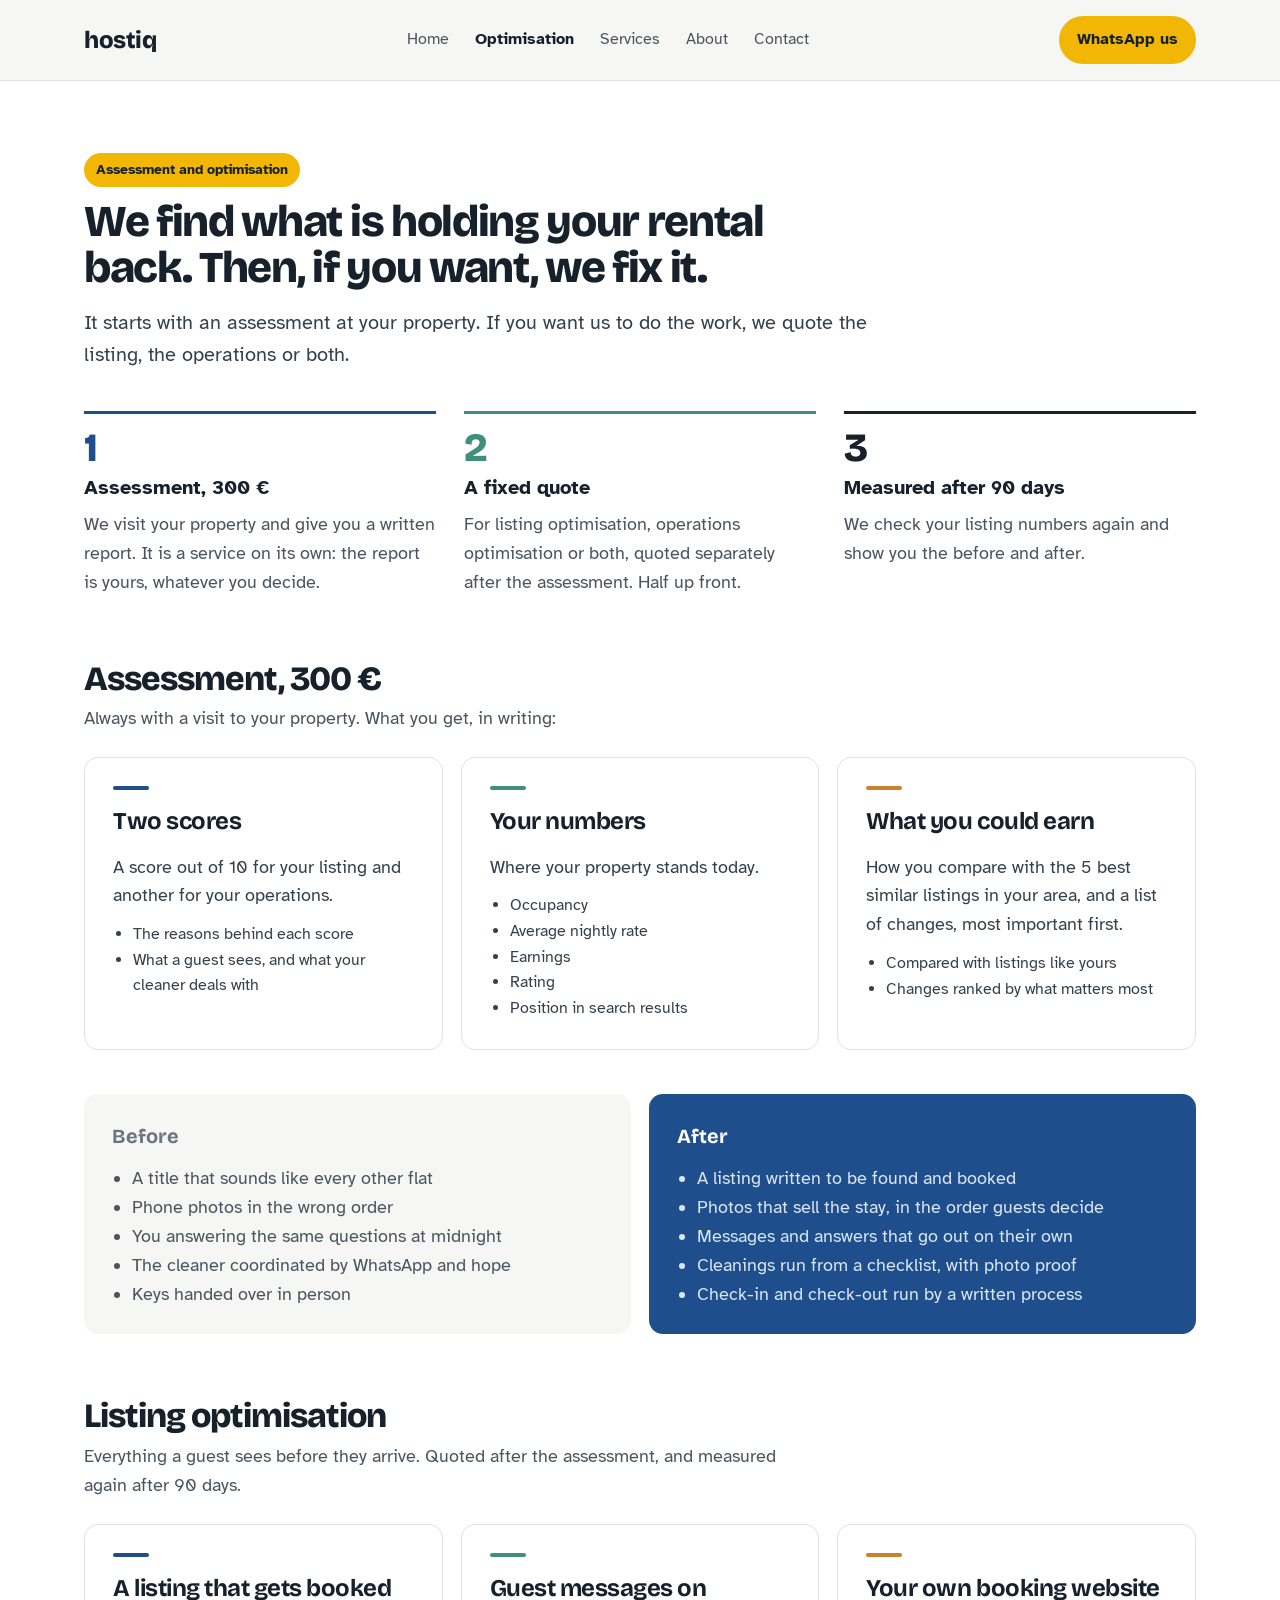
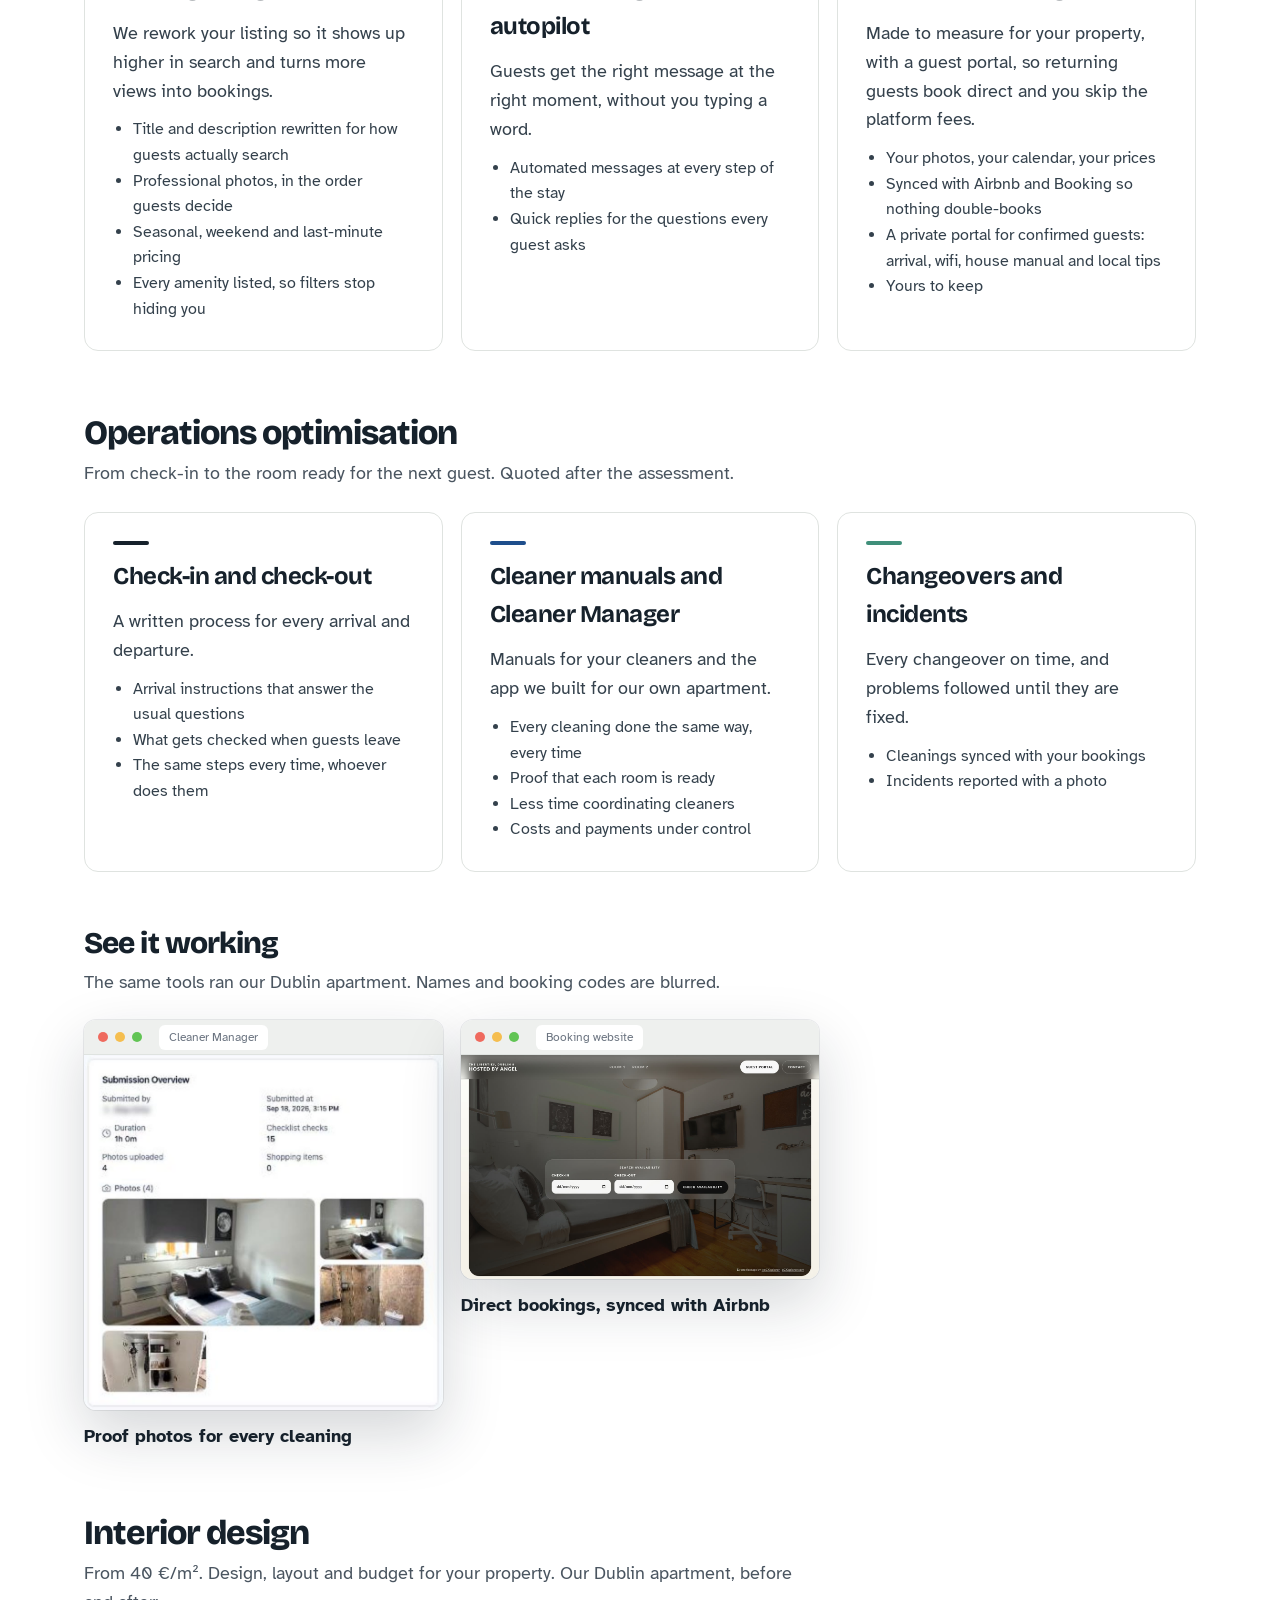
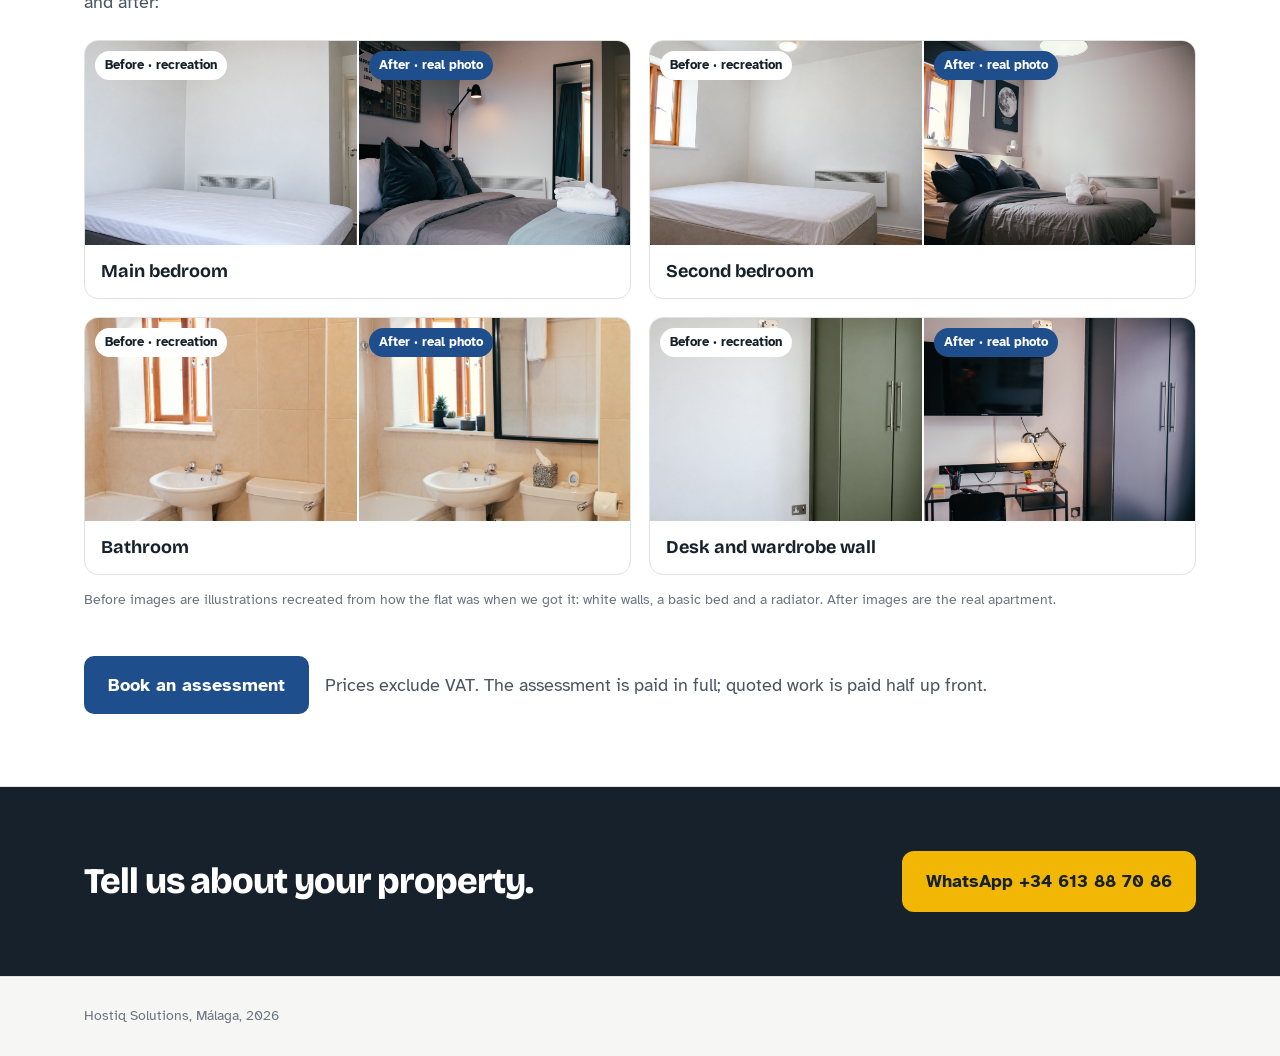
<file: optimisation.html>
<!doctype html>
<html lang="en">
<head>
<meta charset="utf-8">
<meta name="viewport" content="width=device-width, initial-scale=1, viewport-fit=cover">
<title>Assessment and optimisation | Hostiq Solutions</title>
<meta name="description" content="Assessment of your holiday rental for 300 €, with a visit: two scores, your numbers and a comparison with the best listings in your area. Then listing and operations optimisation.">
<meta property="og:title" content="Assessment and optimisation | Hostiq Solutions">
<meta property="og:description" content="Assessment of your holiday rental for 300 €, with a visit: two scores, your numbers and a comparison with the best listings in your area. Then listing and operations optimisation.">
<meta property="og:url" content="https://hostiqsolutions.com/optimisation.html">
<meta property="og:image" content="https://hostiqsolutions.com/img/IMG_9966.jpg">
<meta property="og:type" content="website">
<link rel="canonical" href="https://hostiqsolutions.com/optimisation.html">
<link rel="icon" href="data:image/svg+xml,%3Csvg xmlns='http://www.w3.org/2000/svg' viewBox='0 0 32 32'%3E%3Crect width='32' height='32' rx='7' fill='%231e4e8c'/%3E%3Ctext x='16' y='22' font-family='sans-serif' font-size='18' font-weight='700' fill='white' text-anchor='middle'%3Eh%3C/text%3E%3C/svg%3E">
<link rel="stylesheet" href="https://fonts.googleapis.com/css2?family=Bricolage+Grotesque:opsz,wght@12..96,500;12..96,700;12..96,800&amp;family=Atkinson+Hyperlegible:wght@400;700&amp;display=swap">
<style>
body{margin:0}
a{color:#1e4e8c}a:hover{color:#163a68}
a:focus-visible{outline:3px solid #1e4e8c;outline-offset:3px}
.wrap{max-width:1160px;margin:0 auto;padding-inline:24px;box-sizing:border-box}
.hero{display:grid;grid-template-columns:minmax(0,1fr) minmax(0,1.05fr);gap:56px;align-items:center}
.day{display:grid;grid-template-columns:72px 18px minmax(0,1fr);row-gap:0}
.svc{display:grid;grid-template-columns:repeat(6,minmax(0,1fr));gap:18px}
.svc .big{grid-column:span 4}
.svc .side{grid-column:span 2}
.svc .half{grid-column:span 3}
.svc .full{grid-column:span 6}
.path{display:grid;grid-template-columns:repeat(3,minmax(0,1fr));gap:0}
.about{display:grid;grid-template-columns:minmax(0,1fr) minmax(0,1fr);gap:56px;align-items:start}
.gallery{display:grid;grid-template-columns:repeat(4,minmax(0,1fr));gap:8px}
.gallery img{width:100%;aspect-ratio:1/1;object-fit:cover;display:block;border-radius:3px}
.gallery img.tall{grid-row:span 2;aspect-ratio:auto;height:100%}
.contact{display:grid;grid-template-columns:minmax(0,1.3fr) minmax(0,1fr);gap:40px;align-items:center}
.h1{font-size:64px}
.daycard{position:absolute;left:-28px;bottom:-28px;width:330px}

@keyframes rise{from{opacity:0;transform:translateY(18px)}to{opacity:1;transform:none}}
.in1,.in2,.in3,.in4{animation:rise .8s cubic-bezier(.2,.7,.2,1) both}
.in2{animation-delay:.12s}.in3{animation-delay:.24s}.in4{animation-delay:.5s}
@keyframes step{0%,6%{opacity:.28}10%,88%{opacity:1}96%,100%{opacity:.28}}
@keyframes dot{0%,6%{transform:scale(.6);box-shadow:0 0 0 0 rgba(30,78,140,0)}10%{transform:scale(1.5);box-shadow:0 0 0 6px rgba(30,78,140,.18)}16%,88%{transform:scale(1);box-shadow:0 0 0 0 rgba(30,78,140,0)}96%,100%{transform:scale(.6)}}
.st{animation:step 10s ease-in-out infinite both}
.st .d{animation:dot 10s ease-in-out infinite both}
.st1{animation-delay:.6s}.st1 .d{animation-delay:.6s}
.st2{animation-delay:2.1s}.st2 .d{animation-delay:2.1s}
.st3{animation-delay:3.6s}.st3 .d{animation-delay:3.6s}
.st4{animation-delay:5.1s}.st4 .d{animation-delay:5.1s}
@keyframes code{0%,22%{transform:translateY(0)}25%,47%{transform:translateY(-1.25em)}50%,72%{transform:translateY(-2.5em)}75%,97%{transform:translateY(-3.75em)}100%{transform:translateY(-5em)}}
.codewin{display:inline-block;height:1.25em;overflow:hidden;vertical-align:bottom}
.codewin span{display:block;line-height:1.25em;animation:code 12s steps(1,end) infinite}
@keyframes pulse{0%,100%{opacity:1}50%{opacity:.35}}
.live{display:inline-block;width:8px;height:8px;border-radius:50%;background:#5fd19b;margin-right:8px;animation:pulse 2s ease-in-out infinite}
.lift{transition:transform .2s ease,box-shadow .2s ease}
.lift:hover{transform:translateY(-4px);box-shadow:0 14px 30px rgba(22,33,43,.14)}
.btn{transition:transform .15s ease,filter .15s ease}.btn:hover{transform:translateY(-2px);filter:brightness(1.06)}
@media (prefers-reduced-motion:reduce){.in1,.in2,.in3,.in4,.st,.st .d,.codewin span,.live{animation:none!important;opacity:1!important}.lift,.btn{transition:none}.lift:hover,.btn:hover{transform:none}}
.hometiles{display:grid;grid-template-columns:2fr 1fr 1fr;gap:18px}
.coregrid{display:grid;grid-template-columns:repeat(3,minmax(0,1fr));gap:18px}
.bagrid{display:grid;grid-template-columns:repeat(2,minmax(0,1fr));gap:18px}
.bapair{display:grid;grid-template-columns:1fr 1fr;gap:2px}
.contrast{display:grid;grid-template-columns:1fr 1fr;gap:18px}
.steps{display:grid;grid-template-columns:repeat(3,minmax(0,1fr));gap:28px}
.smartgrid{display:grid;grid-template-columns:repeat(3,minmax(0,1fr));gap:16px}
@media (max-width:900px){.hero,.about,.contact{grid-template-columns:1fr}.svc .big,.svc .side,.svc .half,.svc .full{grid-column:span 6}.path{grid-template-columns:1fr}.navlinks{order:3;width:100%;overflow-x:auto;scrollbar-width:none;gap:12px!important;font-size:15px!important;padding-top:4px}.gallery{grid-template-columns:repeat(2,minmax(0,1fr))}.h1{font-size:44px}.daycard{position:relative;left:auto;bottom:auto;width:auto;margin-top:-40px;margin-inline:12px}.heroimg{height:380px!important}.smartgrid,.coregrid,.contrast,.steps,.hometiles,.bagrid{grid-template-columns:1fr}}
</style>
<link rel="stylesheet" href="motion.css">
<script src="motion.js" defer></script>
</head>
<body>
<div style="background: #f6f7f4; color: #16212b; font-family: 'Atkinson Hyperlegible', system-ui, sans-serif; font-size: 18px; line-height: 1.6">
<header style="background: #f6f7f4; border-bottom: 1px solid #dfe3e0">
<div class="wrap" style="display: flex; align-items: center; justify-content: space-between; gap: 16px; padding-block: 16px; flex-wrap: wrap">
<a href="index.html" style="font-family: 'Bricolage Grotesque', system-ui, sans-serif; font-weight: 800; font-size: 24px; letter-spacing: -0.02em; color: #16212b; text-decoration: none">hostiq</a>
<nav class="navlinks" style="display: flex; gap: 26px; font-size: 16px">
<a href="index.html" style="color: #4a5560; text-decoration: none;">Home</a>
<a href="optimisation.html" style="color: #16212b; text-decoration: none; font-weight: 700;">Optimisation</a>
<a href="services.html" style="color: #4a5560; text-decoration: none;">Services</a>
<a href="about.html" style="color: #4a5560; text-decoration: none;">About</a>
<a href="contact.html" style="color: #4a5560; text-decoration: none;">Contact</a>
</nav>
<a href="https://wa.me/34613887086" class="btn" style="background: #f2b705; color: #16212b; font-weight: 700; text-decoration: none; padding: 11px 18px; border-radius: 999px; font-size: 16px">WhatsApp us</a>
</div>
</header>

<section id="core" style="padding-block: 72px; background: #ffffff; border-bottom: 1px solid #dfe3e0">
<div class="wrap">
<p style="margin: 0 0 12px; display: inline-block; background: #f2b705; color: #16212b; font-weight: 700; font-size: 14px; padding: 6px 12px; border-radius: 999px">Assessment and optimisation</p>
<h2 style="font-family: 'Bricolage Grotesque', system-ui, sans-serif; font-weight: 800; font-size: 44px; letter-spacing: -0.03em; line-height: 1.05; margin: 0 0 16px; max-width: 18em">We find what is holding your rental back. Then, if you want, we fix it.</h2>
<p style="font-size: 20px; color: #34414c; margin: 0 0 40px; max-width: 40em">It starts with an assessment at your property. If you want us to do the work, we quote the listing, the operations or both.</p>

<div class="steps">
<div style="border-top: 3px solid #1e4e8c; padding-top: 14px">
<p style="font-family: 'Bricolage Grotesque', system-ui, sans-serif; font-weight: 800; font-size: 40px; color: #1e4e8c; margin: 0 0 4px; line-height: 1">1</p>
<h3 style="margin: 0 0 6px; font-size: 20px">Assessment, 300 €</h3>
<p style="margin: 0; color: #4a5560">We visit your property and give you a written report. It is a service on its own: the report is yours, whatever you decide.</p>
</div>
<div style="border-top: 3px solid #3f8f7a; padding-top: 14px">
<p style="font-family: 'Bricolage Grotesque', system-ui, sans-serif; font-weight: 800; font-size: 40px; color: #3f8f7a; margin: 0 0 4px; line-height: 1">2</p>
<h3 style="margin: 0 0 6px; font-size: 20px">A fixed quote</h3>
<p style="margin: 0; color: #4a5560">For listing optimisation, operations optimisation or both, quoted separately after the assessment. Half up front.</p>
</div>
<div style="border-top: 3px solid #16212b; padding-top: 14px">
<p style="font-family: 'Bricolage Grotesque', system-ui, sans-serif; font-weight: 800; font-size: 40px; color: #16212b; margin: 0 0 4px; line-height: 1">3</p>
<h3 style="margin: 0 0 6px; font-size: 20px">Measured after 90 days</h3>
<p style="margin: 0; color: #4a5560">We check your listing numbers again and show you the before and after.</p>
</div>
</div>

<h3 id="assessment" class="hd reveal" style="font-size: 34px; margin: 64px 0 8px; scroll-margin-top: 20px">Assessment, 300 €</h3>
<p class="reveal" style="color: #4a5560; margin: 0 0 24px; max-width: 40em">Always with a visit to your property. What you get, in writing:</p>
<div class="coregrid">
<article class="lift reveal" style="background: #ffffff; border: 1px solid #dfe3e0; border-radius: 14px; padding: 28px; display: flex; flex-direction: column; gap: 12px">
<div style="width: 36px; height: 4px; border-radius: 2px; background: #1e4e8c"></div>
<h3 style="font-family: 'Bricolage Grotesque', system-ui, sans-serif; font-weight: 700; font-size: 24px; letter-spacing: -0.02em; margin: 0">Two scores</h3>
<p style="margin: 0; color: #34414c">A score out of 10 for your listing and another for your operations.</p>
<ul style="margin: 0; padding-left: 20px; color: #34414c; font-size: 16px"><li>The reasons behind each score</li><li>What a guest sees, and what your cleaner deals with</li></ul>
</article>
<article class="lift reveal" style="background: #ffffff; border: 1px solid #dfe3e0; border-radius: 14px; padding: 28px; display: flex; flex-direction: column; gap: 12px">
<div style="width: 36px; height: 4px; border-radius: 2px; background: #3f8f7a"></div>
<h3 style="font-family: 'Bricolage Grotesque', system-ui, sans-serif; font-weight: 700; font-size: 24px; letter-spacing: -0.02em; margin: 0">Your numbers</h3>
<p style="margin: 0; color: #34414c">Where your property stands today.</p>
<ul style="margin: 0; padding-left: 20px; color: #34414c; font-size: 16px"><li>Occupancy</li><li>Average nightly rate</li><li>Earnings</li><li>Rating</li><li>Position in search results</li></ul>
</article>
<article class="lift reveal" style="background: #ffffff; border: 1px solid #dfe3e0; border-radius: 14px; padding: 28px; display: flex; flex-direction: column; gap: 12px">
<div style="width: 36px; height: 4px; border-radius: 2px; background: #c9822b"></div>
<h3 style="font-family: 'Bricolage Grotesque', system-ui, sans-serif; font-weight: 700; font-size: 24px; letter-spacing: -0.02em; margin: 0">What you could earn</h3>
<p style="margin: 0; color: #34414c">How you compare with the 5 best similar listings in your area, and a list of changes, most important first.</p>
<ul style="margin: 0; padding-left: 20px; color: #34414c; font-size: 16px"><li>Compared with listings like yours</li><li>Changes ranked by what matters most</li></ul>
</article>
</div>

<div class="contrast" style="margin: 44px 0 0">
<div style="background: #f6f7f4; border-radius: 14px; padding: 26px 28px">
<p style="margin: 0 0 12px; font-family: 'Bricolage Grotesque', system-ui, sans-serif; font-weight: 700; font-size: 20px; color: #6b7480">Before</p>
<ul style="margin: 0; padding-left: 20px; color: #4a5560">
<li>A title that sounds like every other flat</li>
<li>Phone photos in the wrong order</li>
<li>You answering the same questions at midnight</li>
<li>The cleaner coordinated by WhatsApp and hope</li>
<li>Keys handed over in person</li>
</ul>
</div>
<div style="background: #1e4e8c; color: #ffffff; border-radius: 14px; padding: 26px 28px">
<p style="margin: 0 0 12px; font-family: 'Bricolage Grotesque', system-ui, sans-serif; font-weight: 700; font-size: 20px">After</p>
<ul style="margin: 0; padding-left: 20px; color: #dbe6f4">
<li>A listing written to be found and booked</li>
<li>Photos that sell the stay, in the order guests decide</li>
<li>Messages and answers that go out on their own</li>
<li>Cleanings run from a checklist, with photo proof</li>
<li>Check-in and check-out run by a written process</li>
</ul>
</div>
</div>

<h3 id="listing" class="hd reveal" style="font-size: 34px; margin: 64px 0 8px; scroll-margin-top: 20px">Listing optimisation</h3>
<p class="reveal" style="color: #4a5560; margin: 0 0 24px; max-width: 40em">Everything a guest sees before they arrive. Quoted after the assessment, and measured again after 90 days.</p>
<div class="coregrid">
<article class="lift reveal" style="background: #ffffff; border: 1px solid #dfe3e0; border-radius: 14px; padding: 28px; display: flex; flex-direction: column; gap: 12px">
<div style="width: 36px; height: 4px; border-radius: 2px; background: #1e4e8c"></div>
<h3 style="font-family: 'Bricolage Grotesque', system-ui, sans-serif; font-weight: 700; font-size: 24px; letter-spacing: -0.02em; margin: 0">A listing that gets booked</h3>
<p style="margin: 0; color: #34414c">We rework your listing so it shows up higher in search and turns more views into bookings.</p>
<ul style="margin: 0; padding-left: 20px; color: #34414c; font-size: 16px"><li>Title and description rewritten for how guests actually search</li><li>Professional photos, in the order guests decide</li><li>Seasonal, weekend and last-minute pricing</li><li>Every amenity listed, so filters stop hiding you</li></ul>
</article>
<article class="lift reveal" style="background: #ffffff; border: 1px solid #dfe3e0; border-radius: 14px; padding: 28px; display: flex; flex-direction: column; gap: 12px">
<div style="width: 36px; height: 4px; border-radius: 2px; background: #3f8f7a"></div>
<h3 style="font-family: 'Bricolage Grotesque', system-ui, sans-serif; font-weight: 700; font-size: 24px; letter-spacing: -0.02em; margin: 0">Guest messages on autopilot</h3>
<p style="margin: 0; color: #34414c">Guests get the right message at the right moment, without you typing a word.</p>
<ul style="margin: 0; padding-left: 20px; color: #34414c; font-size: 16px"><li>Automated messages at every step of the stay</li><li>Quick replies for the questions every guest asks</li></ul>
</article>
<article class="lift reveal" style="background: #ffffff; border: 1px solid #dfe3e0; border-radius: 14px; padding: 28px; display: flex; flex-direction: column; gap: 12px">
<div style="width: 36px; height: 4px; border-radius: 2px; background: #c9822b"></div>
<h3 style="font-family: 'Bricolage Grotesque', system-ui, sans-serif; font-weight: 700; font-size: 24px; letter-spacing: -0.02em; margin: 0">Your own booking website</h3>
<p style="margin: 0; color: #34414c">Made to measure for your property, with a guest portal, so returning guests book direct and you skip the platform fees.</p>
<ul style="margin: 0; padding-left: 20px; color: #34414c; font-size: 16px"><li>Your photos, your calendar, your prices</li><li>Synced with Airbnb and Booking so nothing double-books</li><li>A private portal for confirmed guests: arrival, wifi, house manual and local tips</li><li>Yours to keep</li></ul>
</article>
</div>

<h3 id="operations" class="hd reveal" style="font-size: 34px; margin: 64px 0 8px; scroll-margin-top: 20px">Operations optimisation</h3>
<p class="reveal" style="color: #4a5560; margin: 0 0 24px; max-width: 40em">From check-in to the room ready for the next guest. Quoted after the assessment.</p>
<div class="coregrid">
<article class="lift reveal" style="background: #ffffff; border: 1px solid #dfe3e0; border-radius: 14px; padding: 28px; display: flex; flex-direction: column; gap: 12px">
<div style="width: 36px; height: 4px; border-radius: 2px; background: #16212b"></div>
<h3 style="font-family: 'Bricolage Grotesque', system-ui, sans-serif; font-weight: 700; font-size: 24px; letter-spacing: -0.02em; margin: 0">Check-in and check-out</h3>
<p style="margin: 0; color: #34414c">A written process for every arrival and departure.</p>
<ul style="margin: 0; padding-left: 20px; color: #34414c; font-size: 16px"><li>Arrival instructions that answer the usual questions</li><li>What gets checked when guests leave</li><li>The same steps every time, whoever does them</li></ul>
</article>
<article class="lift reveal" style="background: #ffffff; border: 1px solid #dfe3e0; border-radius: 14px; padding: 28px; display: flex; flex-direction: column; gap: 12px">
<div style="width: 36px; height: 4px; border-radius: 2px; background: #1e4e8c"></div>
<h3 style="font-family: 'Bricolage Grotesque', system-ui, sans-serif; font-weight: 700; font-size: 24px; letter-spacing: -0.02em; margin: 0">Cleaner manuals and Cleaner Manager</h3>
<p style="margin: 0; color: #34414c">Manuals for your cleaners and the app we built for our own apartment.</p>
<ul style="margin: 0; padding-left: 20px; color: #34414c; font-size: 16px"><li>Every cleaning done the same way, every time</li><li>Proof that each room is ready</li><li>Less time coordinating cleaners</li><li>Costs and payments under control</li></ul>
</article>
<article class="lift reveal" style="background: #ffffff; border: 1px solid #dfe3e0; border-radius: 14px; padding: 28px; display: flex; flex-direction: column; gap: 12px">
<div style="width: 36px; height: 4px; border-radius: 2px; background: #3f8f7a"></div>
<h3 style="font-family: 'Bricolage Grotesque', system-ui, sans-serif; font-weight: 700; font-size: 24px; letter-spacing: -0.02em; margin: 0">Changeovers and incidents</h3>
<p style="margin: 0; color: #34414c">Every changeover on time, and problems followed until they are fixed.</p>
<ul style="margin: 0; padding-left: 20px; color: #34414c; font-size: 16px"><li>Cleanings synced with your bookings</li><li>Incidents reported with a photo</li></ul>
</article>
</div>

<h3 class="hd reveal" style="font-size: 30px; margin: 56px 0 8px">See it working</h3>
<p class="reveal" style="color: #4a5560; margin: 0 0 24px; max-width: 40em">The same tools ran our Dublin apartment. Names and booking codes are blurred.</p>
<div class="coregrid">
<figure class="reveal" style="margin: 0"><div class="browser lift"><div class="bar"><i></i><i></i><i></i><b>Cleaner Manager</b></div><img src="img/app-cm-proof.jpg" alt="Submitted cleaning with checklist checks, duration and four proof photos" loading="lazy" width="788" height="780"></div><figcaption style="margin-top: 12px; font-weight: 700">Proof photos for every cleaning</figcaption></figure>
<figure class="reveal d1" style="margin: 0"><div class="browser lift"><div class="bar"><i></i><i></i><i></i><b>Booking website</b></div><img src="img/app-hba-home.jpg" alt="Direct booking website with availability search" loading="lazy" width="1400" height="875"></div><figcaption style="margin-top: 12px; font-weight: 700">Direct bookings, synced with Airbnb</figcaption></figure>
</div>

<h3 id="interior" class="hd reveal" style="font-size: 34px; margin: 64px 0 8px; scroll-margin-top: 20px">Interior design</h3>
<p class="reveal" style="color: #4a5560; margin: 0 0 24px; max-width: 40em">From 40 €/m². Design, layout and budget for your property. Our Dublin apartment, before and after:</p>
<div class="bagrid" style="margin-bottom: 14px">
<figure class="lift reveal" style="margin: 0; background: #ffffff; border: 1px solid #dfe3e0; border-radius: 14px; overflow: hidden">
<div class="bapair">
<div style="position: relative"><img src="img/IMG_9966-before.jpg" alt="Main bedroom before: white walls, basic bed, no furniture or decoration (recreation)" style="width: 100%; aspect-ratio: 4/3; object-fit: cover; display: block"><span style="position: absolute; left: 10px; top: 10px; background: #ffffff; color: #16212b; font-size: 13px; font-weight: 700; padding: 4px 10px; border-radius: 999px">Before · recreation</span></div>
<div style="position: relative"><img src="img/IMG_9966-after.jpg" alt="Main bedroom after: finished room ready for guests" style="width: 100%; aspect-ratio: 4/3; object-fit: cover; display: block"><span style="position: absolute; left: 10px; top: 10px; background: #1e4e8c; color: #ffffff; font-size: 13px; font-weight: 700; padding: 4px 10px; border-radius: 999px">After · real photo</span></div>
</div>
<figcaption style="padding: 12px 16px; font-family: 'Bricolage Grotesque', system-ui, sans-serif; font-weight: 700">Main bedroom</figcaption>
</figure>
<figure class="lift reveal" style="margin: 0; background: #ffffff; border: 1px solid #dfe3e0; border-radius: 14px; overflow: hidden">
<div class="bapair">
<div style="position: relative"><img src="img/IMG_0269-before.jpg" alt="Second bedroom before: white walls, basic bed, no furniture or decoration (recreation)" style="width: 100%; aspect-ratio: 4/3; object-fit: cover; display: block"><span style="position: absolute; left: 10px; top: 10px; background: #ffffff; color: #16212b; font-size: 13px; font-weight: 700; padding: 4px 10px; border-radius: 999px">Before · recreation</span></div>
<div style="position: relative"><img src="img/IMG_0269-after.jpg" alt="Second bedroom after: finished room ready for guests" style="width: 100%; aspect-ratio: 4/3; object-fit: cover; display: block"><span style="position: absolute; left: 10px; top: 10px; background: #1e4e8c; color: #ffffff; font-size: 13px; font-weight: 700; padding: 4px 10px; border-radius: 999px">After · real photo</span></div>
</div>
<figcaption style="padding: 12px 16px; font-family: 'Bricolage Grotesque', system-ui, sans-serif; font-weight: 700">Second bedroom</figcaption>
</figure>
<figure class="lift reveal" style="margin: 0; background: #ffffff; border: 1px solid #dfe3e0; border-radius: 14px; overflow: hidden">
<div class="bapair">
<div style="position: relative"><img src="img/IMG_0186-before.jpg" alt="Bathroom before: white walls, basic bed, no furniture or decoration (recreation)" style="width: 100%; aspect-ratio: 4/3; object-fit: cover; display: block"><span style="position: absolute; left: 10px; top: 10px; background: #ffffff; color: #16212b; font-size: 13px; font-weight: 700; padding: 4px 10px; border-radius: 999px">Before · recreation</span></div>
<div style="position: relative"><img src="img/IMG_0186-after.jpg" alt="Bathroom after: finished room ready for guests" style="width: 100%; aspect-ratio: 4/3; object-fit: cover; display: block"><span style="position: absolute; left: 10px; top: 10px; background: #1e4e8c; color: #ffffff; font-size: 13px; font-weight: 700; padding: 4px 10px; border-radius: 999px">After · real photo</span></div>
</div>
<figcaption style="padding: 12px 16px; font-family: 'Bricolage Grotesque', system-ui, sans-serif; font-weight: 700">Bathroom</figcaption>
</figure>
<figure class="lift reveal" style="margin: 0; background: #ffffff; border: 1px solid #dfe3e0; border-radius: 14px; overflow: hidden">
<div class="bapair">
<div style="position: relative"><img src="img/IMG_0021-before.jpg" alt="Desk and wardrobe wall before: white walls, basic bed, no furniture or decoration (recreation)" style="width: 100%; aspect-ratio: 4/3; object-fit: cover; display: block"><span style="position: absolute; left: 10px; top: 10px; background: #ffffff; color: #16212b; font-size: 13px; font-weight: 700; padding: 4px 10px; border-radius: 999px">Before · recreation</span></div>
<div style="position: relative"><img src="img/IMG_0021-after.jpg" alt="Desk and wardrobe wall after: finished room ready for guests" style="width: 100%; aspect-ratio: 4/3; object-fit: cover; display: block"><span style="position: absolute; left: 10px; top: 10px; background: #1e4e8c; color: #ffffff; font-size: 13px; font-weight: 700; padding: 4px 10px; border-radius: 999px">After · real photo</span></div>
</div>
<figcaption style="padding: 12px 16px; font-family: 'Bricolage Grotesque', system-ui, sans-serif; font-weight: 700">Desk and wardrobe wall</figcaption>
</figure>
</div>
<p style="margin: 0 0 44px; color: #6b7480; font-size: 14px">Before images are illustrations recreated from how the flat was when we got it: white walls, a basic bed and a radiator. After images are the real apartment.</p>

<div style="margin-top: 36px; display: flex; gap: 16px; flex-wrap: wrap; align-items: center">
<a href="https://wa.me/34613887086?text=Hi%2C%20I%27d%20like%20to%20book%20an%20assessment%20for%20my%20property%20in%20" class="btn" style="background: #1e4e8c; color: #ffffff; font-weight: 700; text-decoration: none; padding: 15px 24px; border-radius: 10px">Book an assessment</a>
<span style="color: #4a5560">Prices exclude VAT. The assessment is paid in full; quoted work is paid half up front.</span>
</div>
</div>
</section>

<section style="padding-block: 64px; background: #16212b; color: #ffffff">
<div class="wrap" style="display: flex; justify-content: space-between; align-items: center; gap: 24px; flex-wrap: wrap">
<h2 style="font-family: 'Bricolage Grotesque', system-ui, sans-serif; font-weight: 800; font-size: 36px; letter-spacing: -0.03em; line-height: 1.1; margin: 0; color: #ffffff; max-width: 18em">Tell us about your property.</h2>
<a href="https://wa.me/34613887086" class="btn" style="background: #f2b705; color: #16212b; font-weight: 700; text-decoration: none; padding: 16px 24px; border-radius: 12px; font-size: 18px">WhatsApp +34 613 88 70 86</a>
</div>
</section>
<footer style="padding-block: 28px; border-top: 1px solid #dfe3e0; color: #6b7480; font-size: 14px"><div class="wrap">Hostiq Solutions, Málaga, 2026</div></footer>
</div>
</body>
</html>
</file>
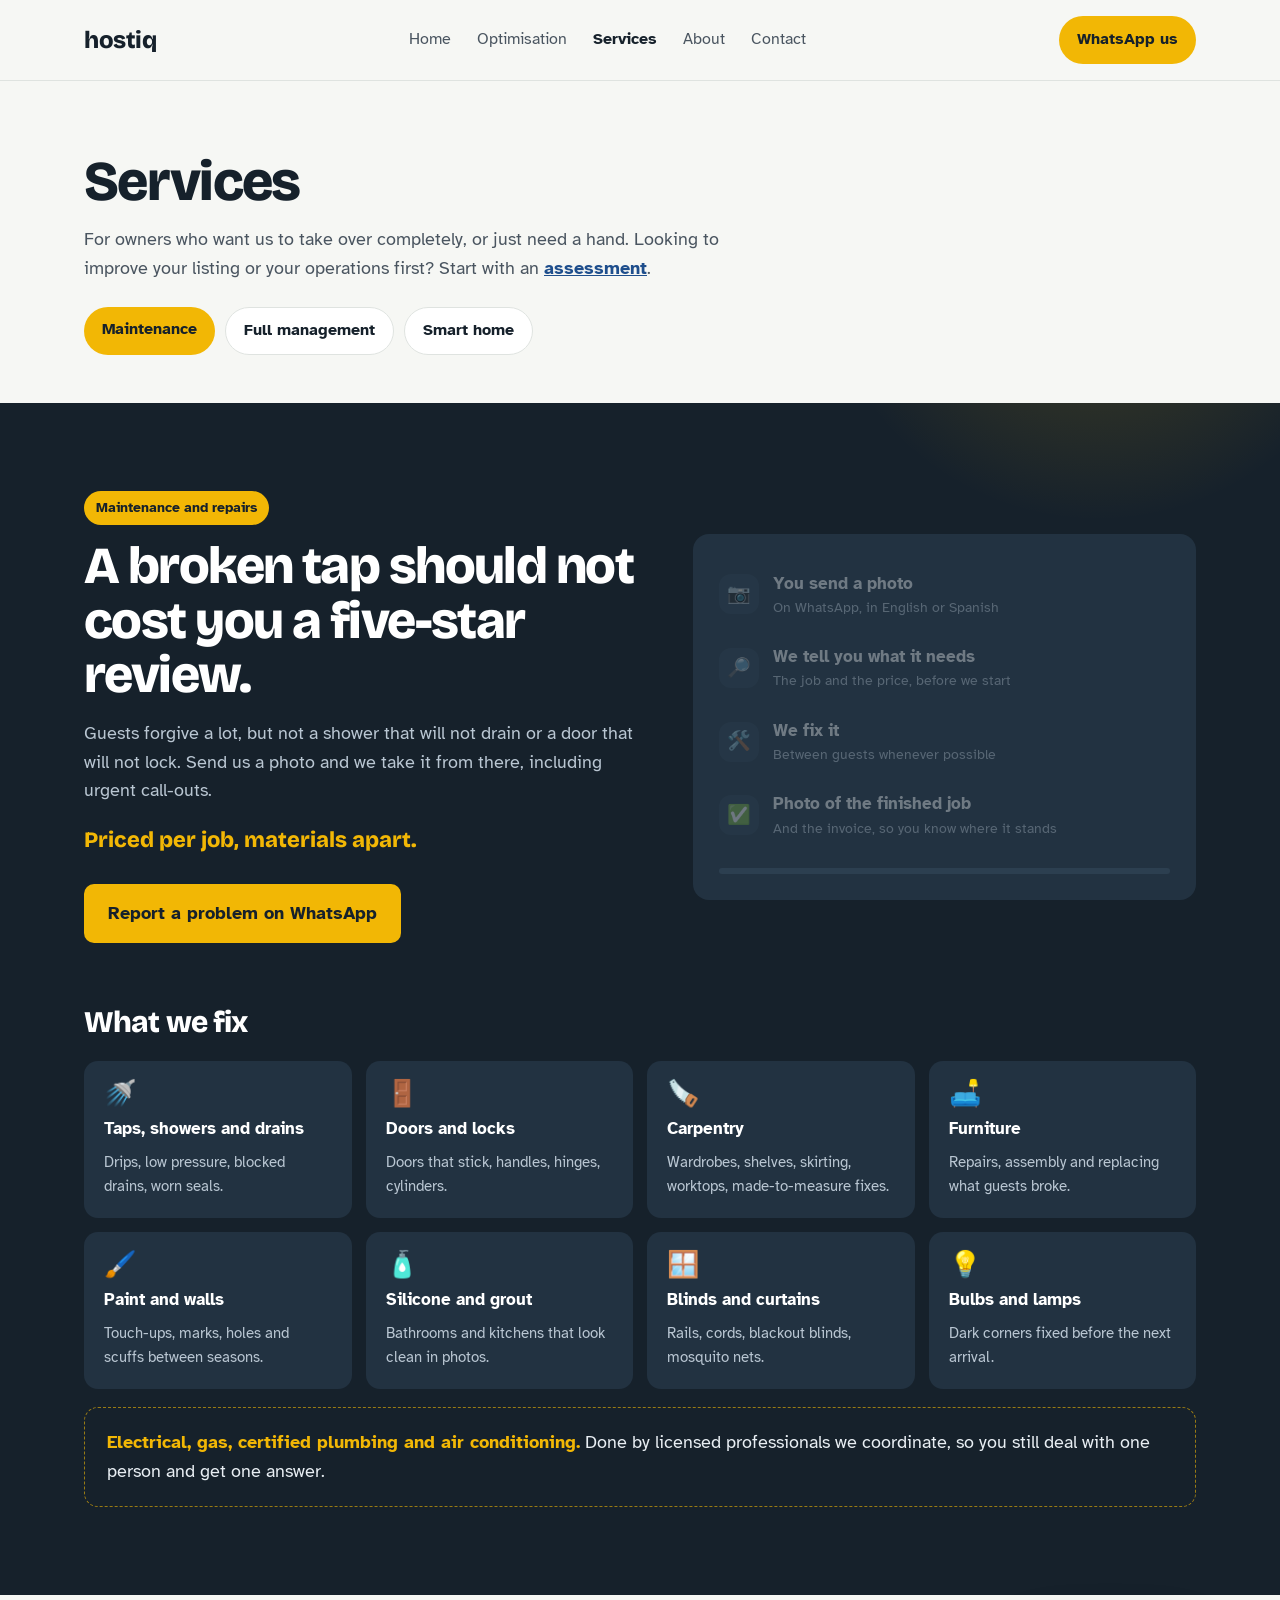
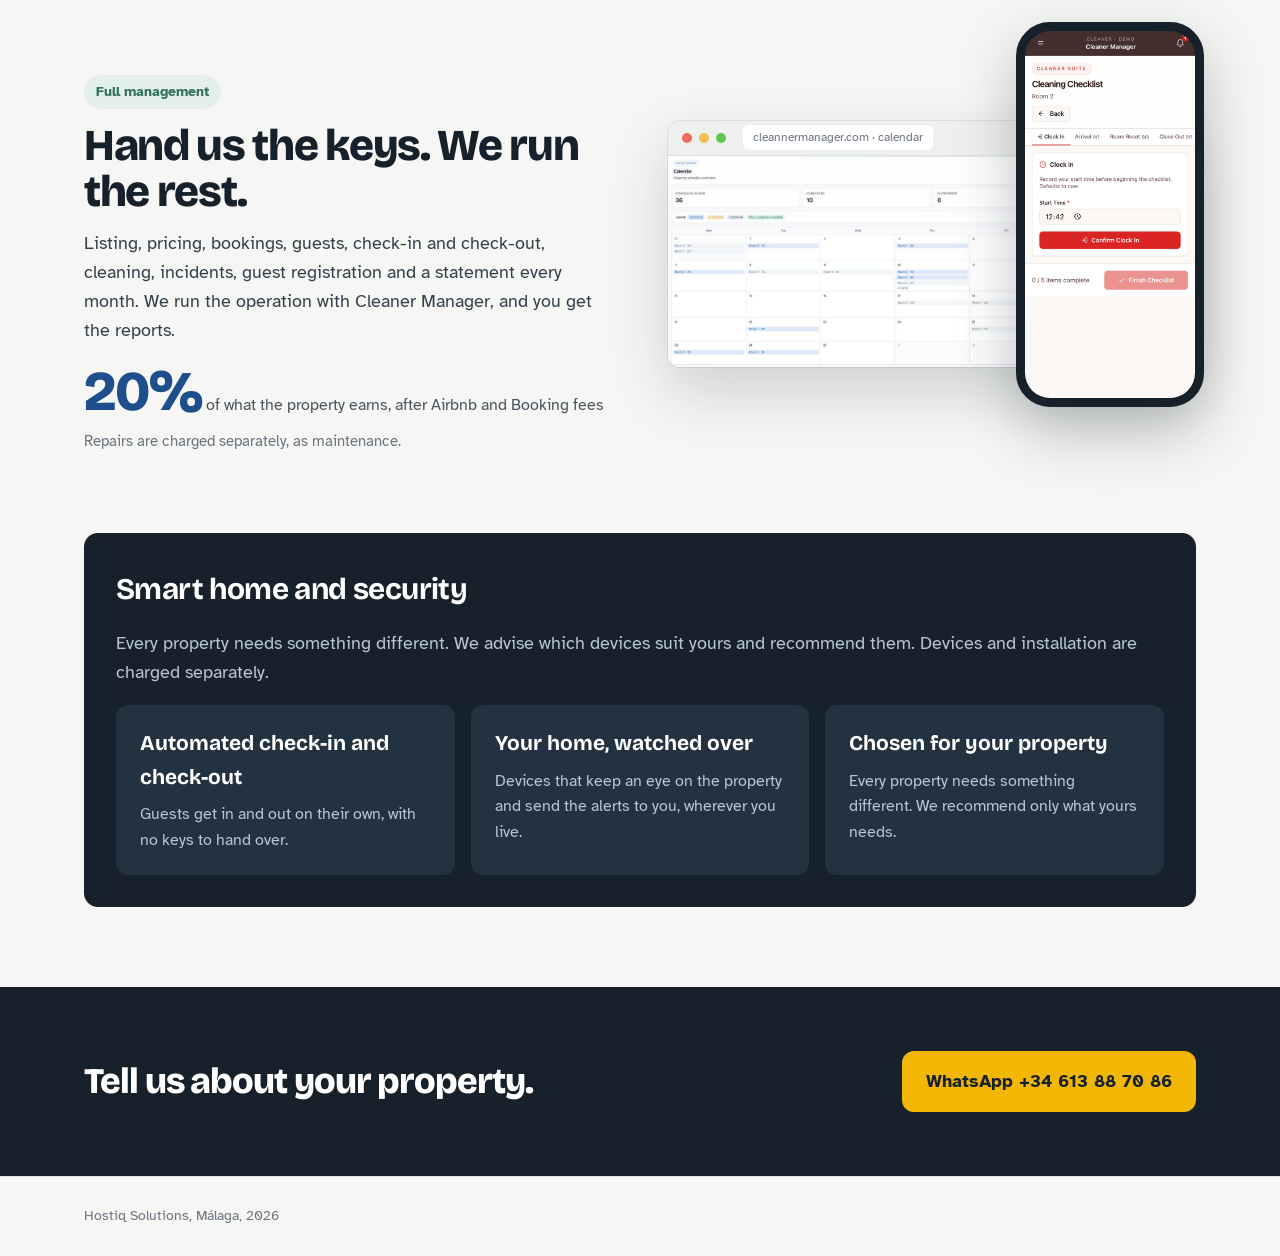
<file: services.html>
<!doctype html>
<html lang="en">
<head>
<meta charset="utf-8">
<meta name="viewport" content="width=device-width, initial-scale=1, viewport-fit=cover">
<title>Services | Hostiq Solutions</title>
<meta name="description" content="Full management of your holiday rental for 20% of earnings after platform fees, maintenance and repairs per job, and smart home advice on the Costa del Sol.">
<meta property="og:title" content="Services | Hostiq Solutions">
<meta property="og:description" content="Full management of your holiday rental for 20% of earnings after platform fees, maintenance and repairs per job, and smart home advice on the Costa del Sol.">
<meta property="og:url" content="https://hostiqsolutions.com/services.html">
<meta property="og:image" content="https://hostiqsolutions.com/img/IMG_9966.jpg">
<meta property="og:type" content="website">
<link rel="canonical" href="https://hostiqsolutions.com/services.html">
<link rel="icon" href="data:image/svg+xml,%3Csvg xmlns='http://www.w3.org/2000/svg' viewBox='0 0 32 32'%3E%3Crect width='32' height='32' rx='7' fill='%231e4e8c'/%3E%3Ctext x='16' y='22' font-family='sans-serif' font-size='18' font-weight='700' fill='white' text-anchor='middle'%3Eh%3C/text%3E%3C/svg%3E">
<link rel="stylesheet" href="https://fonts.googleapis.com/css2?family=Bricolage+Grotesque:opsz,wght@12..96,500;12..96,700;12..96,800&amp;family=Atkinson+Hyperlegible:wght@400;700&amp;display=swap">
<style>
body{margin:0}
a{color:#1e4e8c}a:hover{color:#163a68}
a:focus-visible{outline:3px solid #1e4e8c;outline-offset:3px}
.wrap{max-width:1160px;margin:0 auto;padding-inline:24px;box-sizing:border-box}
.hero{display:grid;grid-template-columns:minmax(0,1fr) minmax(0,1.05fr);gap:56px;align-items:center}
.day{display:grid;grid-template-columns:72px 18px minmax(0,1fr);row-gap:0}
.svc{display:grid;grid-template-columns:repeat(6,minmax(0,1fr));gap:18px}
.svc .big{grid-column:span 4}
.svc .side{grid-column:span 2}
.svc .half{grid-column:span 3}
.svc .full{grid-column:span 6}
.path{display:grid;grid-template-columns:repeat(3,minmax(0,1fr));gap:0}
.about{display:grid;grid-template-columns:minmax(0,1fr) minmax(0,1fr);gap:56px;align-items:start}
.gallery{display:grid;grid-template-columns:repeat(4,minmax(0,1fr));gap:8px}
.gallery img{width:100%;aspect-ratio:1/1;object-fit:cover;display:block;border-radius:3px}
.gallery img.tall{grid-row:span 2;aspect-ratio:auto;height:100%}
.contact{display:grid;grid-template-columns:minmax(0,1.3fr) minmax(0,1fr);gap:40px;align-items:center}
.h1{font-size:64px}
.daycard{position:absolute;left:-28px;bottom:-28px;width:330px}

@keyframes rise{from{opacity:0;transform:translateY(18px)}to{opacity:1;transform:none}}
.in1,.in2,.in3,.in4{animation:rise .8s cubic-bezier(.2,.7,.2,1) both}
.in2{animation-delay:.12s}.in3{animation-delay:.24s}.in4{animation-delay:.5s}
@keyframes step{0%,6%{opacity:.28}10%,88%{opacity:1}96%,100%{opacity:.28}}
@keyframes dot{0%,6%{transform:scale(.6);box-shadow:0 0 0 0 rgba(30,78,140,0)}10%{transform:scale(1.5);box-shadow:0 0 0 6px rgba(30,78,140,.18)}16%,88%{transform:scale(1);box-shadow:0 0 0 0 rgba(30,78,140,0)}96%,100%{transform:scale(.6)}}
.st{animation:step 10s ease-in-out infinite both}
.st .d{animation:dot 10s ease-in-out infinite both}
.st1{animation-delay:.6s}.st1 .d{animation-delay:.6s}
.st2{animation-delay:2.1s}.st2 .d{animation-delay:2.1s}
.st3{animation-delay:3.6s}.st3 .d{animation-delay:3.6s}
.st4{animation-delay:5.1s}.st4 .d{animation-delay:5.1s}
@keyframes code{0%,22%{transform:translateY(0)}25%,47%{transform:translateY(-1.25em)}50%,72%{transform:translateY(-2.5em)}75%,97%{transform:translateY(-3.75em)}100%{transform:translateY(-5em)}}
.codewin{display:inline-block;height:1.25em;overflow:hidden;vertical-align:bottom}
.codewin span{display:block;line-height:1.25em;animation:code 12s steps(1,end) infinite}
@keyframes pulse{0%,100%{opacity:1}50%{opacity:.35}}
.live{display:inline-block;width:8px;height:8px;border-radius:50%;background:#5fd19b;margin-right:8px;animation:pulse 2s ease-in-out infinite}
.lift{transition:transform .2s ease,box-shadow .2s ease}
.lift:hover{transform:translateY(-4px);box-shadow:0 14px 30px rgba(22,33,43,.14)}
.btn{transition:transform .15s ease,filter .15s ease}.btn:hover{transform:translateY(-2px);filter:brightness(1.06)}
@media (prefers-reduced-motion:reduce){.in1,.in2,.in3,.in4,.st,.st .d,.codewin span,.live{animation:none!important;opacity:1!important}.lift,.btn{transition:none}.lift:hover,.btn:hover{transform:none}}
.hometiles{display:grid;grid-template-columns:2fr 1fr 1fr;gap:18px}
.coregrid{display:grid;grid-template-columns:repeat(3,minmax(0,1fr));gap:18px}
.contrast{display:grid;grid-template-columns:1fr 1fr;gap:18px}
.steps{display:grid;grid-template-columns:repeat(3,minmax(0,1fr));gap:28px}
.smartgrid{display:grid;grid-template-columns:repeat(3,minmax(0,1fr));gap:16px}
@media (max-width:900px){.hero,.about,.contact{grid-template-columns:1fr}.svc .big,.svc .side,.svc .half,.svc .full{grid-column:span 6}.path{grid-template-columns:1fr}.navlinks{order:3;width:100%;overflow-x:auto;scrollbar-width:none;gap:12px!important;font-size:15px!important;padding-top:4px}.gallery{grid-template-columns:repeat(2,minmax(0,1fr))}.h1{font-size:44px}.daycard{position:relative;left:auto;bottom:auto;width:auto;margin-top:-40px;margin-inline:12px}.heroimg{height:380px!important}.smartgrid,.coregrid,.contrast,.steps,.hometiles{grid-template-columns:1fr}}
</style>
<link rel="stylesheet" href="motion.css">
<script src="motion.js" defer></script>
</head>
<body>
<div style="background: #f6f7f4; color: #16212b; font-family: 'Atkinson Hyperlegible', system-ui, sans-serif; font-size: 18px; line-height: 1.6">
<header style="background: #f6f7f4; border-bottom: 1px solid #dfe3e0">
<div class="wrap" style="display: flex; align-items: center; justify-content: space-between; gap: 16px; padding-block: 16px; flex-wrap: wrap">
<a href="index.html" style="font-family: 'Bricolage Grotesque', system-ui, sans-serif; font-weight: 800; font-size: 24px; letter-spacing: -0.02em; color: #16212b; text-decoration: none">hostiq</a>
<nav class="navlinks" style="display: flex; gap: 26px; font-size: 16px">
<a href="index.html" style="color: #4a5560; text-decoration: none;">Home</a>
<a href="optimisation.html" style="color: #4a5560; text-decoration: none;">Optimisation</a>
<a href="services.html" style="color: #16212b; text-decoration: none; font-weight: 700;">Services</a>
<a href="about.html" style="color: #4a5560; text-decoration: none;">About</a>
<a href="contact.html" style="color: #4a5560; text-decoration: none;">Contact</a>
</nav>
<a href="https://wa.me/34613887086" class="btn" style="background: #f2b705; color: #16212b; font-weight: 700; text-decoration: none; padding: 11px 18px; border-radius: 999px; font-size: 16px">WhatsApp us</a>
</div>
</header>

<section style="padding-block: 72px 48px">
<div class="wrap">
<h1 class="hd in1" style="font-size: 56px; margin: 0 0 14px">Services</h1>
<p class="in2" style="color: #4a5560; margin: 0 0 24px; max-width: 38em">For owners who want us to take over completely, or just need a hand. Looking to improve your listing or your operations first? Start with an <a href="optimisation.html" style="font-weight: 700">assessment</a>.</p>
<div class="in3" style="display: flex; gap: 10px; flex-wrap: wrap">
<a href="#maintenance" class="btn" style="background: #f2b705; color: #16212b; font-weight: 700; text-decoration: none; padding: 10px 18px; border-radius: 999px; font-size: 16px">Maintenance</a>
<a href="#management" class="btn" style="background: #ffffff; border: 1px solid #dfe3e0; color: #16212b; font-weight: 700; text-decoration: none; padding: 10px 18px; border-radius: 999px; font-size: 16px">Full management</a>
<a href="#smart" class="btn" style="background: #ffffff; border: 1px solid #dfe3e0; color: #16212b; font-weight: 700; text-decoration: none; padding: 10px 18px; border-radius: 999px; font-size: 16px">Smart home</a>
</div>
</div>
</section>

<section id="maintenance" class="fix" style="padding-block: 88px; scroll-margin-top: 20px">
<div class="wrap fixgrid">
<div>
<p class="eyebrow reveal" style="background: #f2b705; color: #16212b">Maintenance and repairs</p>
<h2 class="hd reveal" style="font-size: 52px; margin: 0 0 16px; color: #ffffff">A broken tap should not cost you a five-star review.</h2>
<p class="reveal" style="color: #b9c6d2; margin: 0 0 18px; max-width: 32em">Guests forgive a lot, but not a shower that will not drain or a door that will not lock. Send us a photo and we take it from there, including urgent call-outs.</p>
<p class="reveal" style="margin: 0 0 26px; font-family: 'Bricolage Grotesque', system-ui, sans-serif; font-weight: 800; font-size: 22px; color: #f2b705">Priced per job, materials apart.</p>
<div class="reveal" style="display: flex; gap: 14px; flex-wrap: wrap; align-items: center">
<a href="https://wa.me/34613887086?text=Hi%2C%20something%20needs%20fixing%20at%20my%20property" class="btn" style="background: #f2b705; color: #16212b; font-weight: 700; text-decoration: none; padding: 15px 24px; border-radius: 10px">Report a problem on WhatsApp</a>
</div>
</div>
<div class="reveal d2">
<div class="track" aria-label="How a call-out works">
<div class="row"><div class="ic" aria-hidden="true">📷</div><div><b>You send a photo</b><span>On WhatsApp, in English or Spanish</span></div></div>
<div class="row"><div class="ic" aria-hidden="true">🔎</div><div><b>We tell you what it needs</b><span>The job and the price, before we start</span></div></div>
<div class="row"><div class="ic" aria-hidden="true">🛠️</div><div><b>We fix it</b><span>Between guests whenever possible</span></div></div>
<div class="row"><div class="ic" aria-hidden="true">✅</div><div><b>Photo of the finished job</b><span>And the invoice, so you know where it stands</span></div></div>
<div class="bar"><i></i></div>
</div>
</div>
</div>

<div class="wrap" style="position: relative; margin-top: 64px">
<h3 class="hd reveal" style="font-size: 30px; margin: 0 0 22px; color: #ffffff">What we fix</h3>
<div class="jobs">
<div class="job reveal"><span class="em" aria-hidden="true">🚿</span><b>Taps, showers and drains</b><span>Drips, low pressure, blocked drains, worn seals.</span></div>
<div class="job reveal d1"><span class="em" aria-hidden="true">🚪</span><b>Doors and locks</b><span>Doors that stick, handles, hinges, cylinders.</span></div>
<div class="job reveal d2"><span class="em" aria-hidden="true">🪚</span><b>Carpentry</b><span>Wardrobes, shelves, skirting, worktops, made-to-measure fixes.</span></div>
<div class="job reveal d3"><span class="em" aria-hidden="true">🛋️</span><b>Furniture</b><span>Repairs, assembly and replacing what guests broke.</span></div>
<div class="job reveal"><span class="em" aria-hidden="true">🖌️</span><b>Paint and walls</b><span>Touch-ups, marks, holes and scuffs between seasons.</span></div>
<div class="job reveal d1"><span class="em" aria-hidden="true">🧴</span><b>Silicone and grout</b><span>Bathrooms and kitchens that look clean in photos.</span></div>
<div class="job reveal d2"><span class="em" aria-hidden="true">🪟</span><b>Blinds and curtains</b><span>Rails, cords, blackout blinds, mosquito nets.</span></div>
<div class="job reveal d3"><span class="em" aria-hidden="true">💡</span><b>Bulbs and lamps</b><span>Dark corners fixed before the next arrival.</span></div>
</div>
<div class="pro reveal" style="margin-top: 18px"><b style="color: #f2b705">Electrical, gas, certified plumbing and air conditioning.</b> Done by licensed professionals we coordinate, so you still deal with one person and get one answer.</div>
</div>
</section>

<section id="management" style="padding-block: 80px; scroll-margin-top: 20px">
<div class="wrap about" style="align-items: center">
<div class="reveal">
<p class="eyebrow" style="background: #e3efeb; color: #2f6f5e">Full management</p>
<h2 class="hd" style="font-size: 44px; margin: 0 0 14px">Hand us the keys. We run the rest.</h2>
<p style="margin: 0 0 18px; color: #34414c">Listing, pricing, bookings, guests, check-in and check-out, cleaning, incidents, guest registration and a statement every month. We run the operation with Cleaner Manager, and you get the reports.</p>
<p style="margin: 0 0 8px"><span class="hd" style="font-size: 56px; color: #1e4e8c">20%</span> <span style="color: #4a5560; font-size: 16px">of what the property earns, after Airbnb and Booking fees</span></p>
<p style="margin: 0; color: #6b7480; font-size: 15px">Repairs are charged separately, as maintenance.</p>
</div>
<div class="stage reveal d1" style="padding-bottom: 40px">
<div class="browser main"><div class="bar"><i></i><i></i><i></i><b>cleannermanager.com · calendar</b></div><img src="img/app-cm-calendar.jpg" alt="Cleaner Manager calendar with scheduled cleanings" loading="lazy" width="1397" height="560"></div>
<div class="phone over float" style="width: 170px"><img src="img/app-cm-phone.jpg" alt="Cleaner app on a phone showing the cleaning checklist" loading="lazy" width="600" height="1299"></div>
</div>
</div>
</section>

<section style="padding-block: 0 80px">
<div class="wrap">
<article id="smart" class="reveal" style="background: #16212b; color: #ffffff; border-radius: 14px; padding: 32px; display: flex; flex-direction: column; gap: 18px">
<div style="display: flex; justify-content: space-between; align-items: baseline; gap: 16px; flex-wrap: wrap">
<h3 style="font-family: 'Bricolage Grotesque', system-ui, sans-serif; font-weight: 700; font-size: 30px; letter-spacing: -0.02em; margin: 0; color: #ffffff">Smart home and security</h3>
<p style="margin: 0; color: #b9c6d2">Every property needs something different. We advise which devices suit yours and recommend them. Devices and installation are charged separately.</p>
</div>
<div class="smartgrid">
<div class="lift" style="padding: 22px 24px; border-radius: 12px; background: #223241; display: flex; flex-direction: column; gap: 8px"><h3 style="margin: 0; font-family: 'Bricolage Grotesque', system-ui, sans-serif; font-weight: 700; font-size: 21px; color: #ffffff">Automated check-in and check-out</h3><p style="margin: 0; color: #b9c6d2; font-size: 16px">Guests get in and out on their own, with no keys to hand over.</p></div>
<div class="lift" style="padding: 22px 24px; border-radius: 12px; background: #223241; display: flex; flex-direction: column; gap: 8px"><h3 style="margin: 0; font-family: 'Bricolage Grotesque', system-ui, sans-serif; font-weight: 700; font-size: 21px; color: #ffffff">Your home, watched over</h3><p style="margin: 0; color: #b9c6d2; font-size: 16px">Devices that keep an eye on the property and send the alerts to you, wherever you live.</p></div>
<div class="lift" style="padding: 22px 24px; border-radius: 12px; background: #223241; display: flex; flex-direction: column; gap: 8px"><h3 style="margin: 0; font-family: 'Bricolage Grotesque', system-ui, sans-serif; font-weight: 700; font-size: 21px; color: #ffffff">Chosen for your property</h3><p style="margin: 0; color: #b9c6d2; font-size: 16px">Every property needs something different. We recommend only what yours needs.</p></div>
</div>
</article>
</div>
</section>

<section style="padding-block: 64px; background: #16212b; color: #ffffff">
<div class="wrap" style="display: flex; justify-content: space-between; align-items: center; gap: 24px; flex-wrap: wrap">
<h2 style="font-family: 'Bricolage Grotesque', system-ui, sans-serif; font-weight: 800; font-size: 36px; letter-spacing: -0.03em; line-height: 1.1; margin: 0; color: #ffffff; max-width: 18em">Tell us about your property.</h2>
<a href="https://wa.me/34613887086" class="btn" style="background: #f2b705; color: #16212b; font-weight: 700; text-decoration: none; padding: 16px 24px; border-radius: 12px; font-size: 18px">WhatsApp +34 613 88 70 86</a>
</div>
</section>
<footer style="padding-block: 28px; border-top: 1px solid #dfe3e0; color: #6b7480; font-size: 14px"><div class="wrap">Hostiq Solutions, Málaga, 2026</div></footer>
</div>
</body>
</html>
</file>
<file: motion.css>
/* Shared motion, device frames and new sections. */
.hd{font-family:'Bricolage Grotesque',system-ui,sans-serif;font-weight:800;letter-spacing:-.03em;line-height:1.05}
.eyebrow{display:inline-block;font-weight:700;font-size:14px;padding:6px 12px;border-radius:999px;margin:0 0 14px}

/* Scroll reveal: only hidden when JS is running. */
.js .reveal{opacity:0;transform:translateY(32px);transition:opacity .8s cubic-bezier(.2,.7,.2,1),transform .8s cubic-bezier(.2,.7,.2,1)}
.js .reveal.on{opacity:1;transform:none}
.js .reveal.d1{transition-delay:.1s}.js .reveal.d2{transition-delay:.2s}.js .reveal.d3{transition-delay:.3s}.js .reveal.d4{transition-delay:.4s}

/* Trust chips under the hero. */
.chips{display:flex;flex-wrap:wrap;gap:10px;margin-top:26px}
.chips span{background:#ffffff;border:1px solid #dfe3e0;border-radius:999px;padding:6px 14px;font-size:15px;color:#34414c}

/* Service tiles on the home page. */
.tiles4{display:grid;grid-template-columns:1.4fr 1fr 1fr;grid-template-rows:auto auto;gap:18px}
.tiles4 .core{grid-row:span 2}
.tile{border-radius:16px;padding:28px;display:flex;flex-direction:column;gap:10px;text-decoration:none;border:1px solid #dfe3e0}
.tile h3{font-family:'Bricolage Grotesque',system-ui,sans-serif;font-weight:700;font-size:25px;letter-spacing:-.02em;margin:0}
.tile p{margin:0}
.tile .go{margin-top:auto;font-weight:700}
.tile .go::after{content:' \2192';display:inline-block;transition:transform .2s ease}
.tile:hover .go::after{transform:translateX(5px)}
.price{font-family:'Bricolage Grotesque',system-ui,sans-serif;font-weight:800;font-size:15px;letter-spacing:.02em;text-transform:uppercase;opacity:.75}

/* Device frames. */
.browser{background:#ffffff;border-radius:12px;overflow:hidden;box-shadow:0 24px 60px rgba(22,33,43,.18),0 0 0 1px rgba(22,33,43,.08)}
.browser .bar{display:flex;align-items:center;gap:7px;height:34px;padding:0 14px;background:#eef0ee;border-bottom:1px solid #dfe3e0}
.browser .bar i{width:10px;height:10px;border-radius:50%;background:#cfd5d1}
.browser .bar i:nth-child(1){background:#ef6a5e}.browser .bar i:nth-child(2){background:#f5be4f}.browser .bar i:nth-child(3){background:#61c454}
.browser .bar b{margin-left:10px;font-weight:400;font-size:12px;color:#6b7480;background:#ffffff;border-radius:6px;padding:3px 10px;white-space:nowrap;overflow:hidden;text-overflow:ellipsis;max-width:70%}
.browser img,.phone img{display:block;width:100%;height:auto}
.phone{width:230px;border:9px solid #16212b;border-radius:34px;overflow:hidden;background:#16212b;box-shadow:0 24px 60px rgba(22,33,43,.28)}
.float{animation:float 7s ease-in-out infinite}
.float.slow{animation-duration:9s;animation-delay:-3s}
@keyframes float{0%,100%{transform:translateY(0)}50%{transform:translateY(-12px)}}

/* App showcase with tabs. */
.tabs{display:inline-flex;gap:6px;background:#e9ece9;padding:6px;border-radius:999px;margin:0 0 34px;flex-wrap:wrap}
.tabs button{font:inherit;font-weight:700;font-size:16px;border:0;border-radius:999px;padding:10px 20px;background:transparent;color:#4a5560;cursor:pointer;transition:background .2s ease,color .2s ease}
.tabs button[aria-selected=true]{background:#16212b;color:#ffffff}
.tabs button:focus-visible{outline:3px solid #1e4e8c;outline-offset:2px}
.panel{display:grid;grid-template-columns:minmax(0,.85fr) minmax(0,1.4fr);gap:48px;align-items:center}
.panel[hidden]{display:none}
.js .panel.enter{animation:panelin .6s cubic-bezier(.2,.7,.2,1) both}
@keyframes panelin{from{opacity:0;transform:translateY(16px)}to{opacity:1;transform:none}}
.ticks{list-style:none;padding:0;margin:18px 0 0;display:grid;gap:12px}
.ticks li{position:relative;padding-left:32px;color:#34414c}
.ticks li::before{content:'';position:absolute;left:0;top:5px;width:20px;height:20px;border-radius:50%;background:#e3efeb url("data:image/svg+xml,%3Csvg xmlns='http://www.w3.org/2000/svg' viewBox='0 0 20 20'%3E%3Cpath d='M5.5 10.5l3 3 6-7' fill='none' stroke='%233f8f7a' stroke-width='2.2' stroke-linecap='round' stroke-linejoin='round'/%3E%3C/svg%3E") center/20px no-repeat}
.stage{position:relative;padding:0 0 230px 0}
.stage .main{position:relative;z-index:0}
.stage .over{position:absolute;right:-8px;bottom:0;width:190px;z-index:2}
.stage .card{position:absolute;left:-24px;bottom:10px;width:50%;z-index:1}
.note{font-size:14px;color:#6b7480;margin:18px 0 0}

/* Maintenance spotlight. */
.fix{background:#16212b;color:#ffffff;position:relative;overflow:hidden}
.fix::before{content:'';position:absolute;inset:-40% -10% auto auto;width:620px;height:620px;border-radius:50%;background:radial-gradient(circle,rgba(242,183,5,.22),rgba(242,183,5,0) 65%);animation:glow 8s ease-in-out infinite}
@keyframes glow{0%,100%{transform:translate(0,0) scale(1)}50%{transform:translate(-60px,40px) scale(1.12)}}
.fixgrid{display:grid;grid-template-columns:minmax(0,1.1fr) minmax(0,1fr);gap:56px;align-items:center;position:relative}
.track{background:#223241;border-radius:16px;padding:26px;display:grid;gap:4px}
.track .row{display:grid;grid-template-columns:40px minmax(0,1fr);gap:14px;align-items:center;padding:10px 0}
.js .track .row{opacity:.35}
.track .ic{width:40px;height:40px;border-radius:12px;display:grid;place-items:center;background:#2c3f50;font-size:19px}
.track .row b{display:block;font-size:17px}
.track .row span{display:block;font-size:14px;color:#b9c6d2}
.track .bar{height:6px;border-radius:3px;background:#2c3f50;overflow:hidden;margin-top:14px}
.track .bar i{display:block;height:100%;width:0;background:#f2b705;border-radius:3px}
.js .fix.on .track .row{animation:lit 12s ease-in-out infinite both}
.js .fix.on .track .row:nth-child(2){animation-delay:3s}
.js .fix.on .track .row:nth-child(3){animation-delay:6s}
.js .fix.on .track .row:nth-child(4){animation-delay:9s}
.js .fix.on .track .row .ic{animation:icon 12s ease-in-out infinite both;animation-delay:inherit}
.js .fix.on .track .bar i{animation:fill 12s linear infinite}
@keyframes lit{0%{opacity:.35}4%,92%{opacity:1}100%{opacity:.35}}
@keyframes icon{0%{background:#2c3f50}4%,92%{background:#f2b705}100%{background:#2c3f50}}
@keyframes fill{0%{width:0}92%{width:100%}100%{width:100%}}

/* Moving list of jobs. */
.marquee{overflow:hidden;-webkit-mask-image:linear-gradient(90deg,transparent,#000 8%,#000 92%,transparent);mask-image:linear-gradient(90deg,transparent,#000 8%,#000 92%,transparent)}
.marquee .run{display:flex;gap:12px;width:max-content;animation:run 40s linear infinite}
.marquee:hover .run{animation-play-state:paused}
.marquee span{white-space:nowrap;border:1px solid rgba(255,255,255,.18);border-radius:999px;padding:9px 16px;font-size:16px;color:#e8eef3}
.marquee.light span{border-color:#dfe3e0;color:#34414c;background:#ffffff}
@keyframes run{to{transform:translateX(-50%)}}

/* Jobs grid on the services page. */
.jobs{display:grid;grid-template-columns:repeat(4,minmax(0,1fr));gap:14px}
.job{background:#223241;border-radius:14px;padding:20px;display:flex;flex-direction:column;gap:8px;transition:transform .2s ease,background .2s ease}
.job:hover{transform:translateY(-4px);background:#2a3d4e}
.job .em{font-size:26px;line-height:1}
.job b{font-size:17px}
.job span{font-size:15px;color:#b9c6d2}
.pro{border:1px dashed rgba(242,183,5,.6);border-radius:14px;padding:20px 22px;color:#e8eef3}

/* Count-up numbers. */
.stats{display:grid;grid-template-columns:repeat(4,minmax(0,1fr));gap:18px}
.stat{border-top:3px solid #16212b;padding-top:14px}
.stat .n{font-family:'Bricolage Grotesque',system-ui,sans-serif;font-weight:800;font-size:46px;letter-spacing:-.03em;line-height:1;margin:0 0 6px}
.stat p{margin:0;color:#4a5560;font-size:16px}

@media (max-width:900px){
.tiles4,.panel,.fixgrid,.stats{grid-template-columns:1fr}
.tiles4 .core{grid-row:auto}
.jobs{grid-template-columns:repeat(2,minmax(0,1fr))}
.stage{padding:0 0 180px}
.stage .over{width:150px;right:0}
.stage .card{left:0;width:58%}
.phone{width:190px}
}
@media (max-width:520px){.jobs{grid-template-columns:1fr}.stats{grid-template-columns:repeat(2,minmax(0,1fr))}}
@media (prefers-reduced-motion:reduce){
.js .reveal{opacity:1;transform:none;transition:none}
.float,.marquee .run,.fix::before,.js .panel.enter{animation:none}
.js .fix.on .track .row,.js .fix.on .track .row .ic,.js .fix.on .track .bar i{animation:none;opacity:1}
.js .fix.on .track .bar i{width:100%}
.tile .go::after,.job{transition:none}
}
</file>
